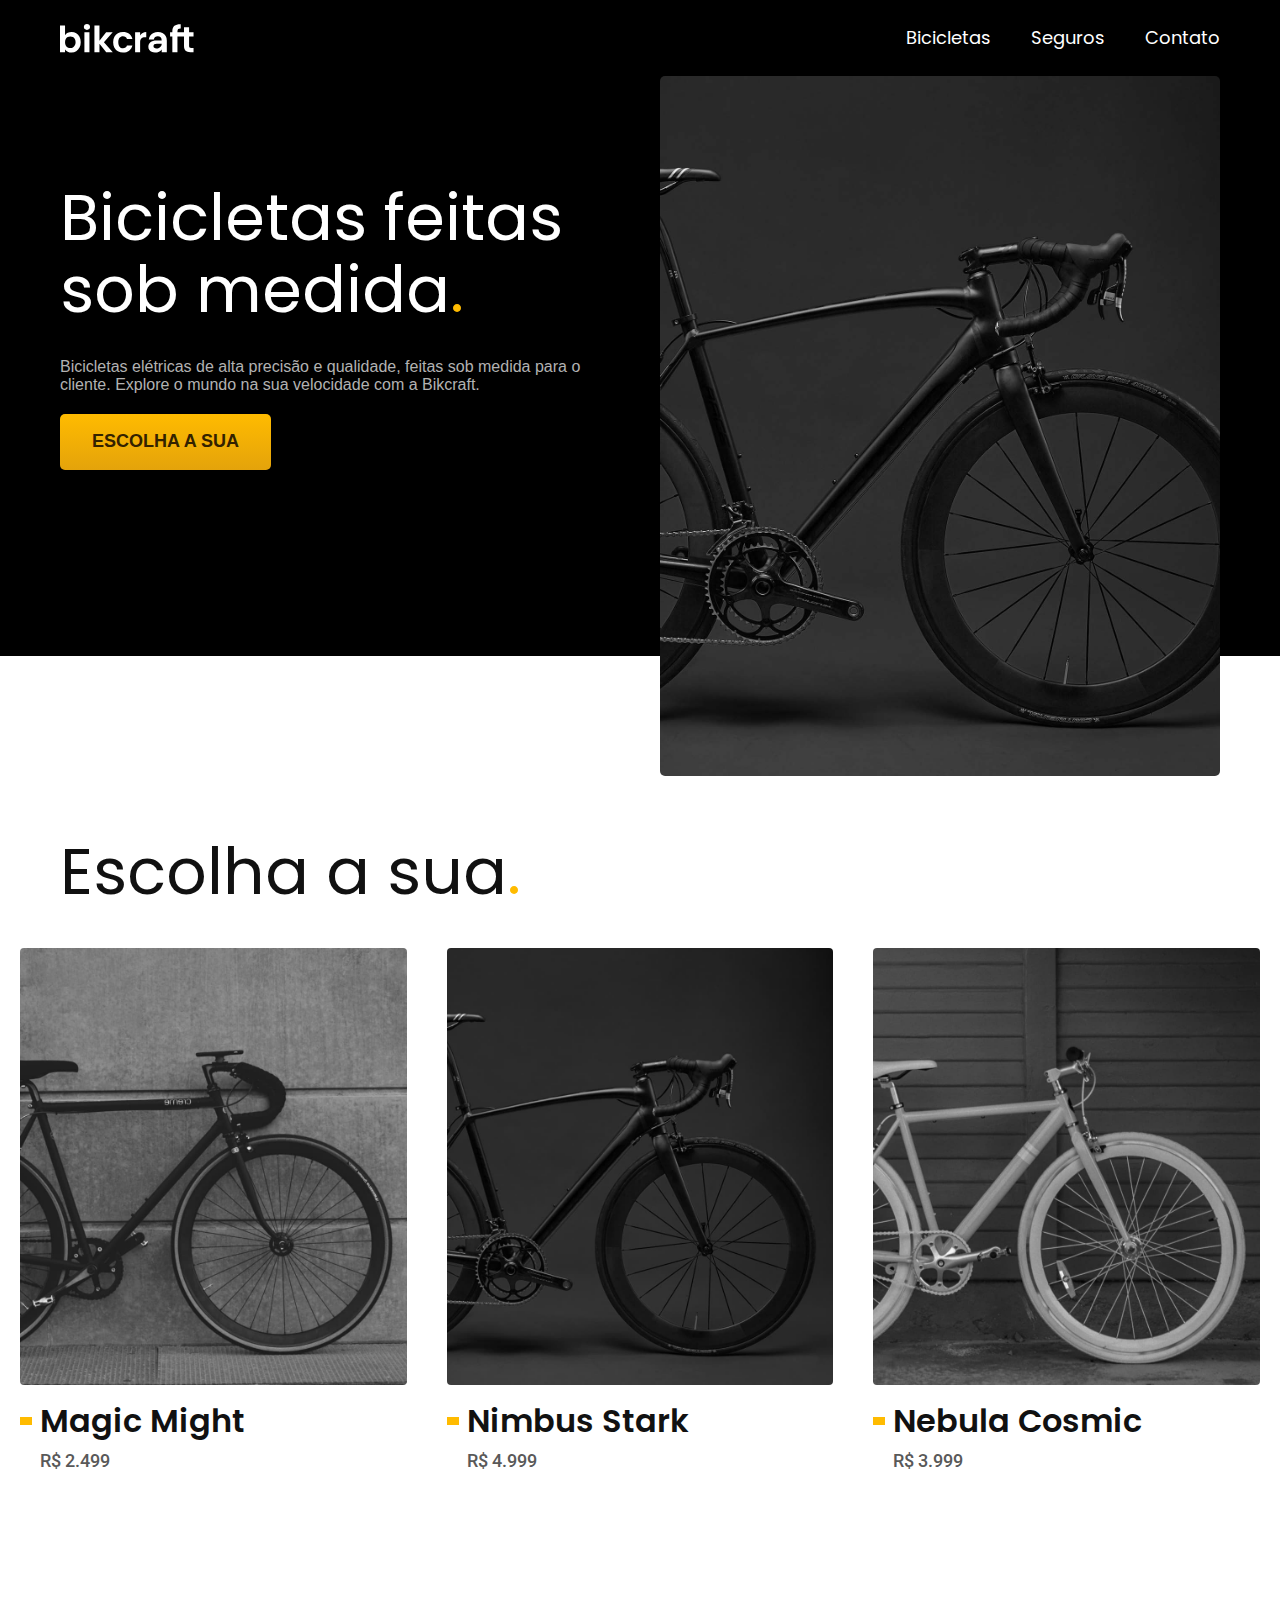
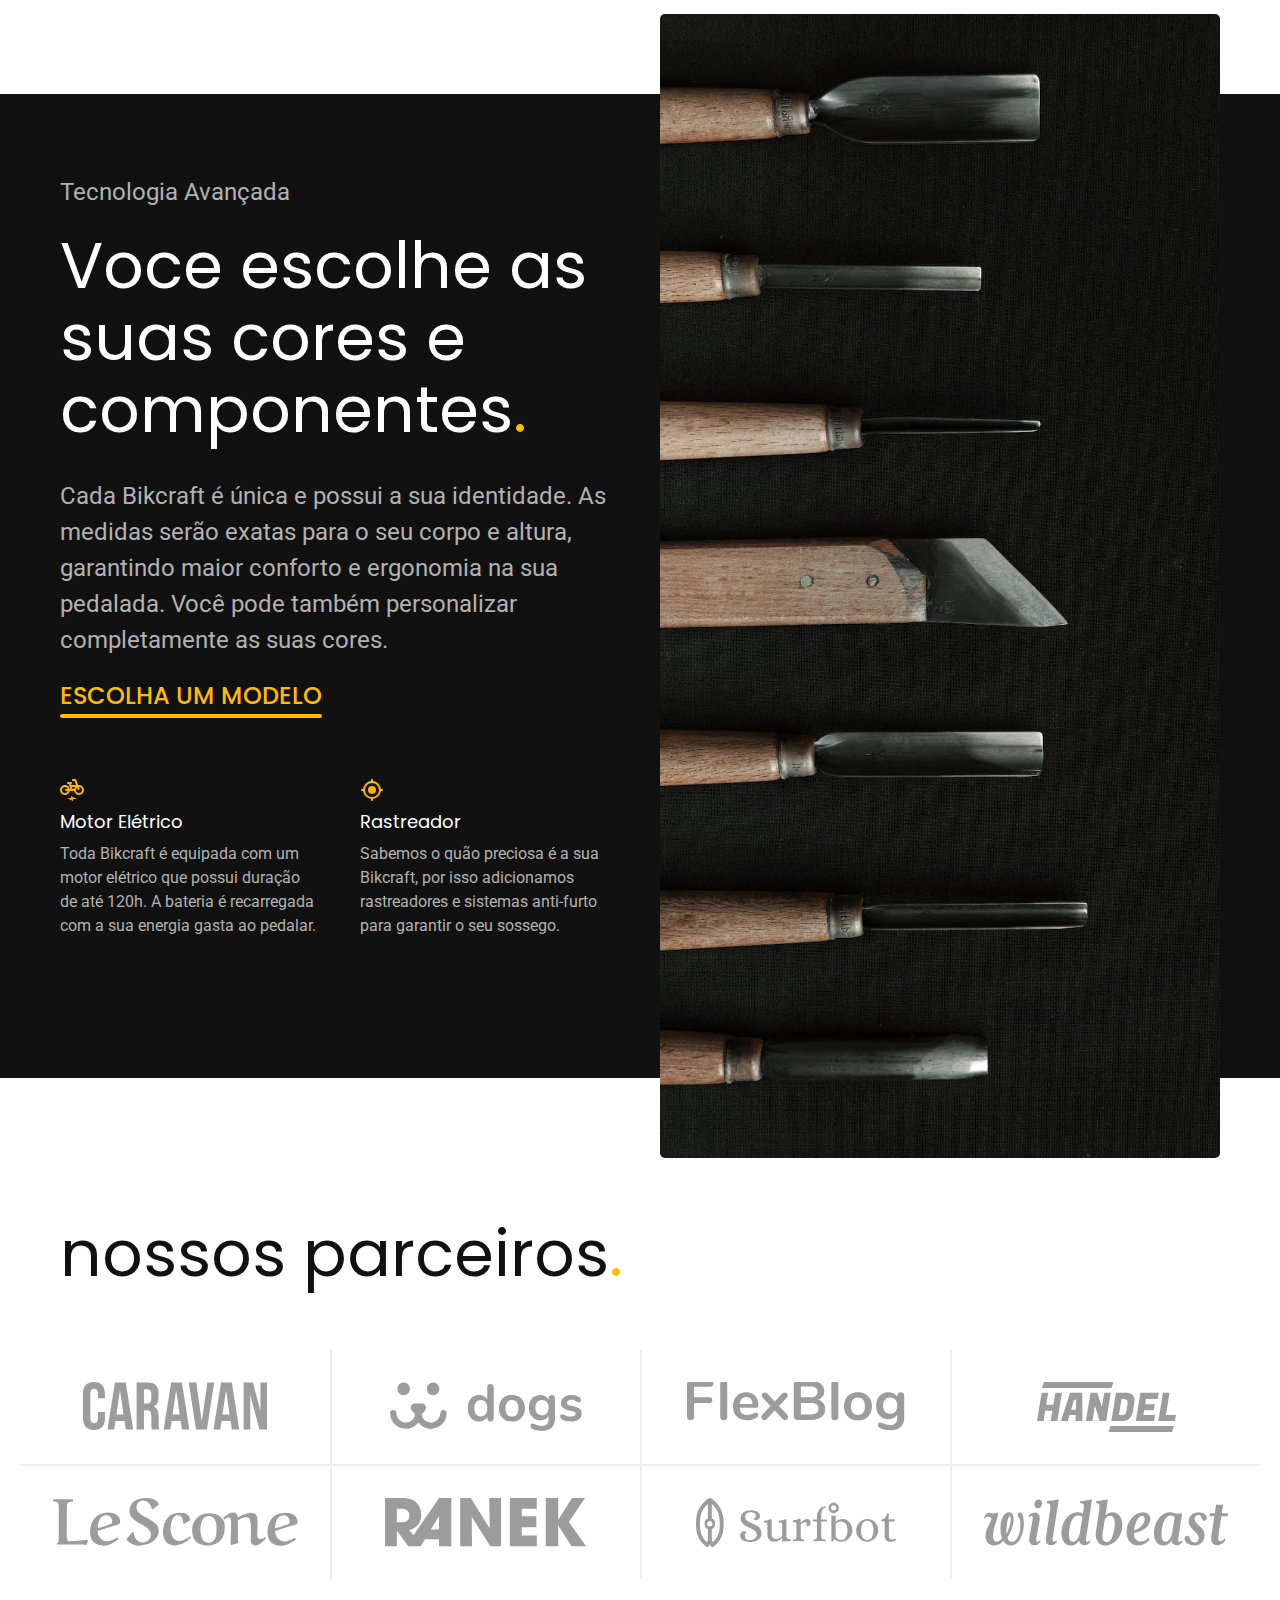
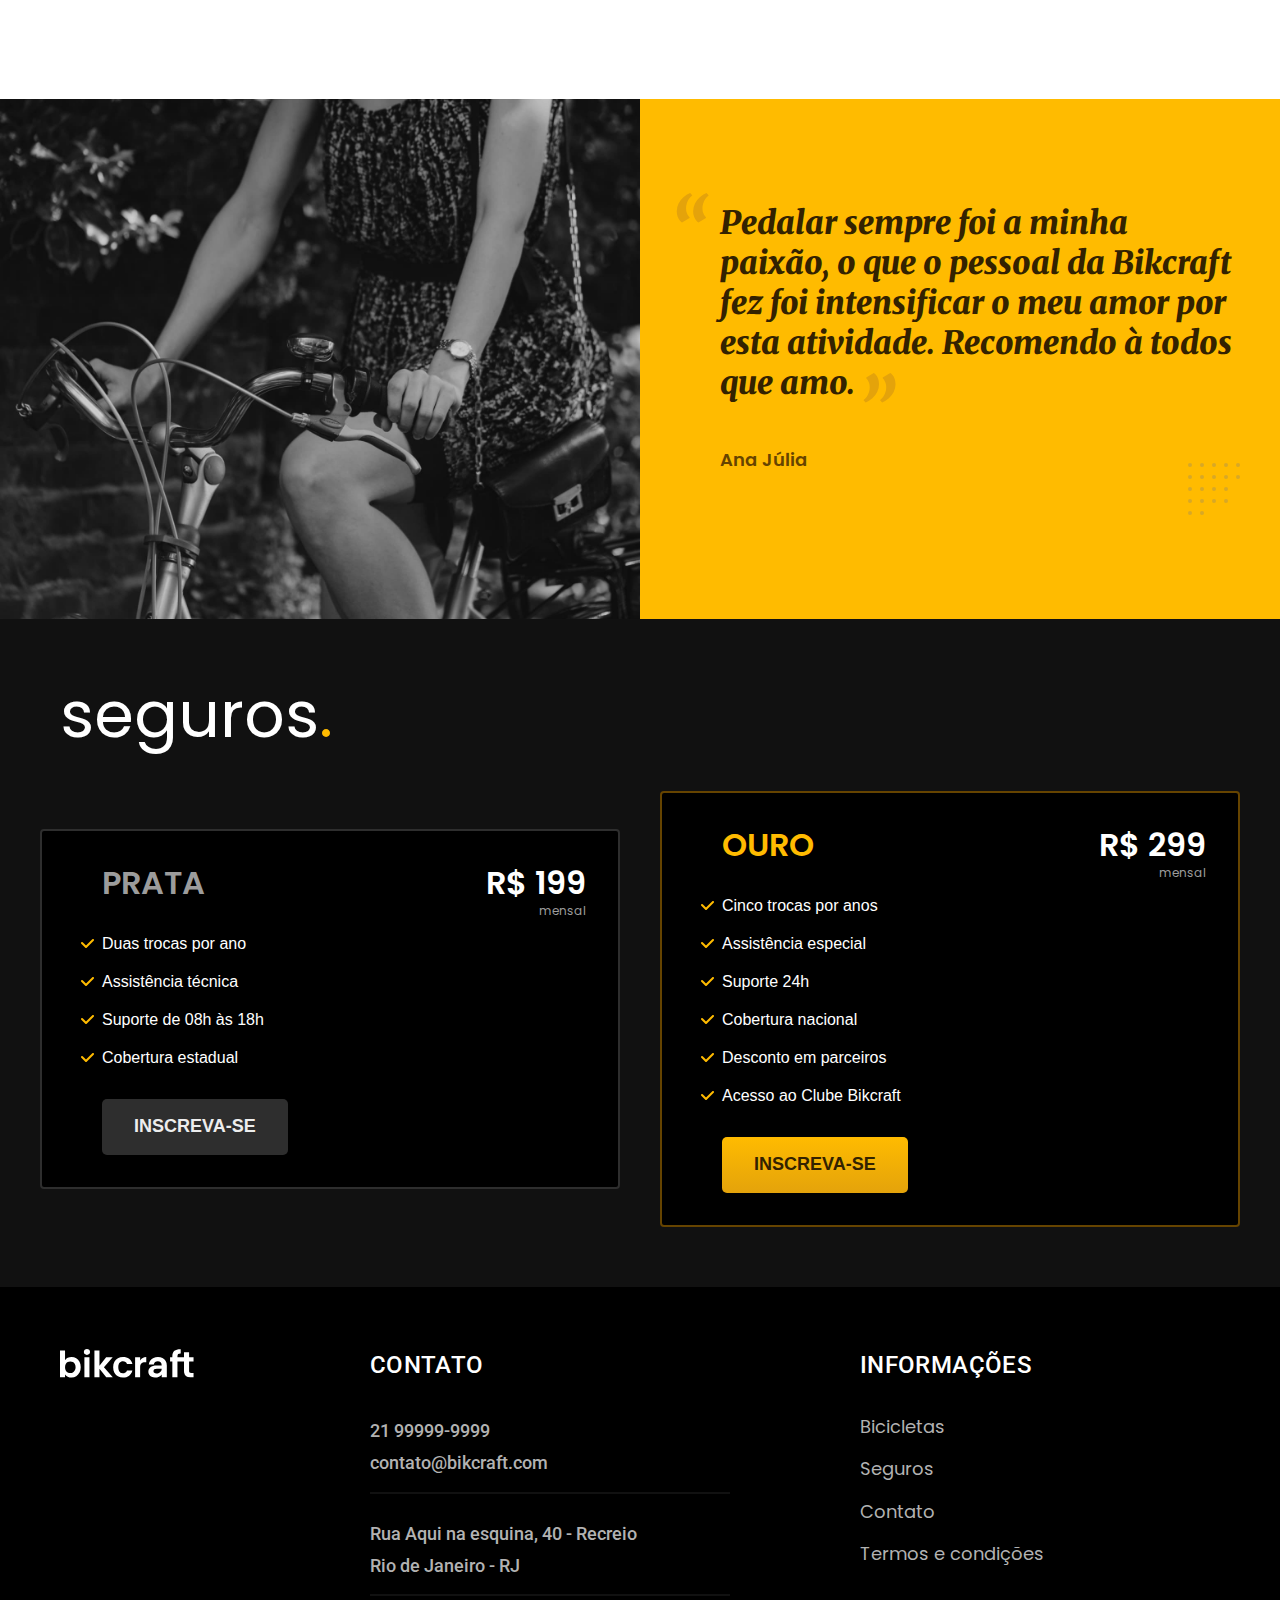
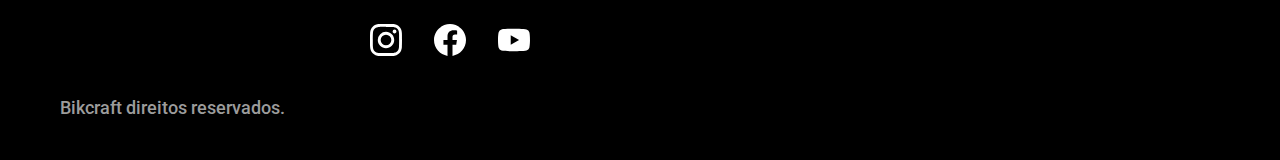
<file: index.html>
<!DOCTYPE html>
<html lang="pt-br">

<head>
  <meta charset="UTF-8">
  <meta http-equiv="X-UA-Compatible" content="IE=edge">
  <meta name="viewport" content="width=device-width, initial-scale=1.0">

  <!-- Css -->
  <link rel="stylesheet" href="./css/styles.css">
  <link rel="stylesheet" href="./css/medias.css">

  <!-- Fonts -->
  <link rel="preconnect" href="https://fonts.googleapis.com">
  <link rel="preconnect" href="https://fonts.gstatic.com" crossorigin>
  <link href="https://fonts.googleapis.com/css2?family=Merriweather:ital,wght@1,900&family=Poppins:wght@400;500;800&family=Roboto:wght@400;500&display=swap" rel="stylesheet">


  <!-- Meta -->
  <meta name="description" content="Bicicletas elétricas de alta perfomace e qualidade, feitas sob medida para o cliente.">
  <title>Bikcraft - Biciletas Elétricas</title>

</head>

<body>
  <header class="bg-full-preto">

    <div class="container header">
      <!-- LOGO -->

      <a href="./">
        <img src="./img/bikcraft.svg" alt="Bikcraft">
      </a>

      <!-- Menu -->
      <nav aria-label="primaria">
        <ul class="header-menu cor-0 font-1-m">
          <li><a href="./bicicletas.html">Bicicletas</a></li>
          <li><a href="./seguros.html">Seguros</a></li>
          <li><a href="./contato.html">Contato</a></li>
        </ul>
      </nav>

    </div>
  </header>

  <main class="introducao-bg">
    <div class="container introducao">
      <div class="introducao-conteudo">
        <h1 class="font-1-xxl">Bicicletas feitas sob medida<span class="cor-p1">.</span></h1>
        <p class="texto-2-l cor-5">Bicicletas elétricas de alta precisão e qualidade, feitas sob medida para o cliente. Explore o mundo na sua velocidade com a Bikcraft.</p>
        <a class="btn-primario" href="bicicletas.html">Escolha a sua</a>
      </div>

      <!-- Img bike -->
      <picture>
        <source media="(max-width:800px)" srcset="./img/bicicletas/nimbus.jpg">
        <img src="./img/fotos/introducao.jpg" alt="Bicicleta elétrica preta.">
      </picture>

    </div>
  </main>

  <!-- BICICLETAS -->
  <article class="bicicletas-lista">
    <h2 class="container font-1-xxl">Escolha a sua<span class="cor-p1">.</span></h2>

    <ul>
      <li>
        <a href="../bicicletas/magic.html">
          <img src="./img/bicicletas/magic-home.jpg" alt="Magic Might">
          <h3 class="font-1-xl">Magic Might</h3>
          <span class="font-2-m cor-8">R$ 2.499</span>
        </a>
      </li>

      <li>
        <a href="../bicicletas/nimbus.html">
          <img src="./img/bicicletas/nimbus-home.jpg" alt="Magic Might">
          <h3 class="font-1-xl">Nimbus Stark</h3>
          <span class="font-2-m cor-8">R$ 4.999</span>
        </a>
      </li>

      <li>
        <a href="../bicicletas/nebula.html">
          <img src="./img/bicicletas/nebula-home.jpg" alt="Magic Might">
          <h3 class="font-1-xl">Nebula Cosmic</h3>
          <span class="font-2-m cor-8">R$ 3.999</span>
        </a>
      </li>
    </ul>
  </article>

  <article class="tecnologia-bg">

    <div class="grid-2fr container">

      <div class="tecnologia-conteudo">
        <span class="font-2-l cor-5">Tecnologia Avançada</span>
        <h2 class="font-1-xxl cor-0">Voce escolhe as suas cores e componentes<span class="cor-p1">.</span></h2>
        <p class="font-2-l cor-5">
          Cada Bikcraft é única e possui a sua identidade. As medidas serão exatas para o seu corpo e altura, garantindo maior conforto e ergonomia na sua pedalada. Você pode também personalizar completamente as suas cores.
        </p>
        <a class="link" href="./bicicletas.html" target="_blank">Escolha um modelo</a>


        <div class="bik-caracter">
          <div class="bike-caracteristicas">
            <img src="./img/icones/eletrica.svg">
            <h3 class="font-1-m cor-0">Motor Elétrico</h3>
            <p class="font-2-s cor-5">
              Toda Bikcraft é equipada com um motor elétrico que possui duração de até 120h. A bateria é recarregada com a sua energia gasta ao pedalar.
            </p>
          </div>
          <div class="bike-caracteristicas">
            <img src="./img/icones/rastreador.svg">
            <h3 class="font-1-m cor-0">Rastreador</h3>
            <p class="font-2-s cor-5">
              Sabemos o quão preciosa é a sua Bikcraft, por isso adicionamos rastreadores e sistemas anti-furto para garantir o seu sossego.
            </p>
          </div>
        </div>

      </div>

      <div class="tecnologia-imagem">
        <img src="./img/fotos/tecnologia.jpg" alt="Ferramentas usadas na produção">
      </div>
    </div>
  </article>

  <!-- Parceiros -->
  <section class="parceiros" aria-label="Nossos parceiros">
    <h2 class="container font-1-xxl">nossos parceiros<span class="cor-p1">.</span></h2>

    <ul>
      <li><img src="./img/parceiros/caravan.svg" alt="caravan"></li>
      <li><img src="./img/parceiros/dogs.svg" alt="dogs"></li>
      <li><img src="./img/parceiros/flexblog.svg" alt="flexblog"></li>
      <li><img src="./img/parceiros/handel.svg" alt="handel"></li>
      <li><img src="./img/parceiros/lescone.svg" alt="lescone"></li>
      <li><img src="./img/parceiros/ranek.svg" alt="ranek"></li>
      <li><img src="./img/parceiros/surfbot.svg" alt="surfbot"></li>
      <li><img src="./img/parceiros/wildbeast.svg" alt="wildbeast"></li>
    </ul>
  </section>

  <article class="depoimento">
    <div class="depoimento-img">
      <img src="./img/fotos/depoimento.jpg" alt="Pessoa pedalando uma Bikcraft">
    </div>

    <div class="depoimento-conteudo">
      <blockquote class="font-1-xl cor-p5">
        <p>Pedalar sempre foi a minha paixão, o que o pessoal da Bikcraft fez foi intensificar o meu amor por esta atividade. Recomendo à todos que amo.</p>
        <span class="font-1-m-b cor-p4">Ana Júlia</span>
      </blockquote>
    </div>
  </article>

  <section class="seguros-bg">

    <div class="seguros container">
      <h2 class="font-1-xxl">seguros<span class="cor-p1">.</span></h2>


      <div class="seguros-item">
        <h3 class="font-1-xl cor-6">PRATA</h3>
        <span class="font-1-xl cor-0">R$ 199 <span class="font-1-xs cor-6">mensal</span></span>
        <ul>
          <li>Duas trocas por ano</li>
          <li>Assistência técnica</li>
          <li>Suporte de 08h às 18h</li>
          <li>Cobertura estadual</li>
        </ul>
        <a class="btn-primario btn-secundario" href="./seguros.html">inscreva-se</a>
      </div>

      <div class="seguros-item border-ouro">
        <h3 class="font-1-xl cor-p1">OURO</h3>
        <span class="font-1-xl cor-0">R$ 299 <span class="font-1-xs cor-6">mensal</span></span>
        <ul>
          <li>Cinco trocas por anos</li>
          <li>Assistência especial</li>
          <li>Suporte 24h</li>
          <li>Cobertura nacional</li>
          <li>Desconto em parceiros</li>
          <li>Acesso ao Clube Bikcraft</li>
        </ul>
        <a class="btn-primario" href="./seguros.html">inscreva-se</a>
      </div>
    </div>
  </section>

  <footer class="footer-bg">
    <div class="footer container">
      <img src="./img/bikcraft.svg" alt="Logo Bikcraft">

      <div class="footer-contato">
        <h3 class="font-2-l-b cor-0">Contato</h3>
        <ul class="font-2-m cor-5">
          <li><a href="tel:+5521982336065">21 99999-9999</a></li>
          <li><a href="mailto:contato@bikcraft.com">contato@bikcraft.com</a></li>
          <li>Rua Aqui na esquina, 40 - Recreio</li>
          <li>Rio de Janeiro - RJ</li>
        </ul>

        <div class="footer-redes">
          <a href="http://">
            <img src="./img/redes/instagram.svg" alt="Instagram">
          </a>
          <a href="http://">
            <img src="./img/redes/facebook.svg" alt="facebook.svg">
          </a>
          <a href="http://">
            <img src="./img/redes/youtube.svg" alt="youtube.svg">
          </a>
        </div>
      </div>

      <div class="footer-informacoes">
        <h3 class="font-2-l-b cor-0">Informações</h3>

        <nav>
          <ul class="font-1-m cor-5">
            <a href="./bicicletas.html">Bicicletas</a>
            <a href="./seguros.html">Seguros</a>
            <a href="./contato">Contato</a>
            <a href="./termos.html">Termos e condições</a>
          </ul>
        </nav>
      </div>
      <p class="footer-copy font-2-m cor-6">Bikcraft direitos reservados.</p>
    </div>
  </footer>
</body>

</html>
</file>
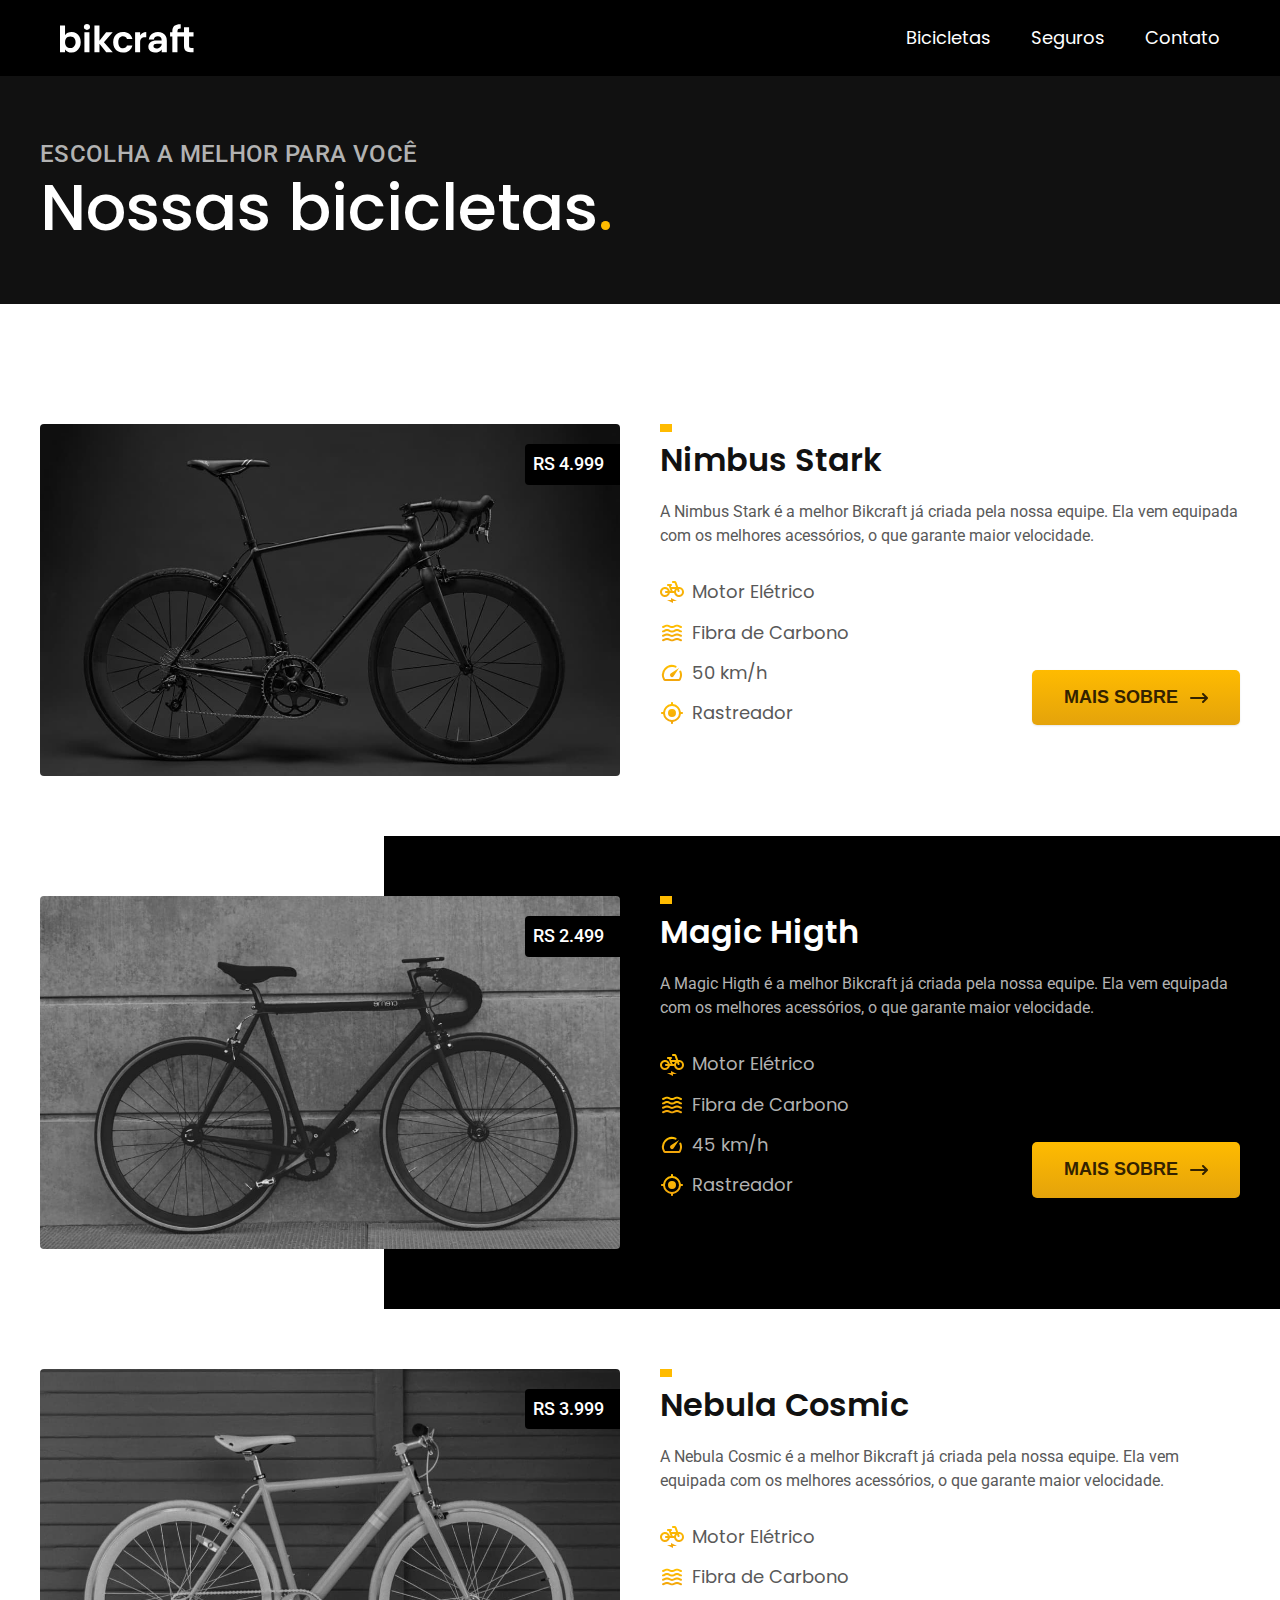
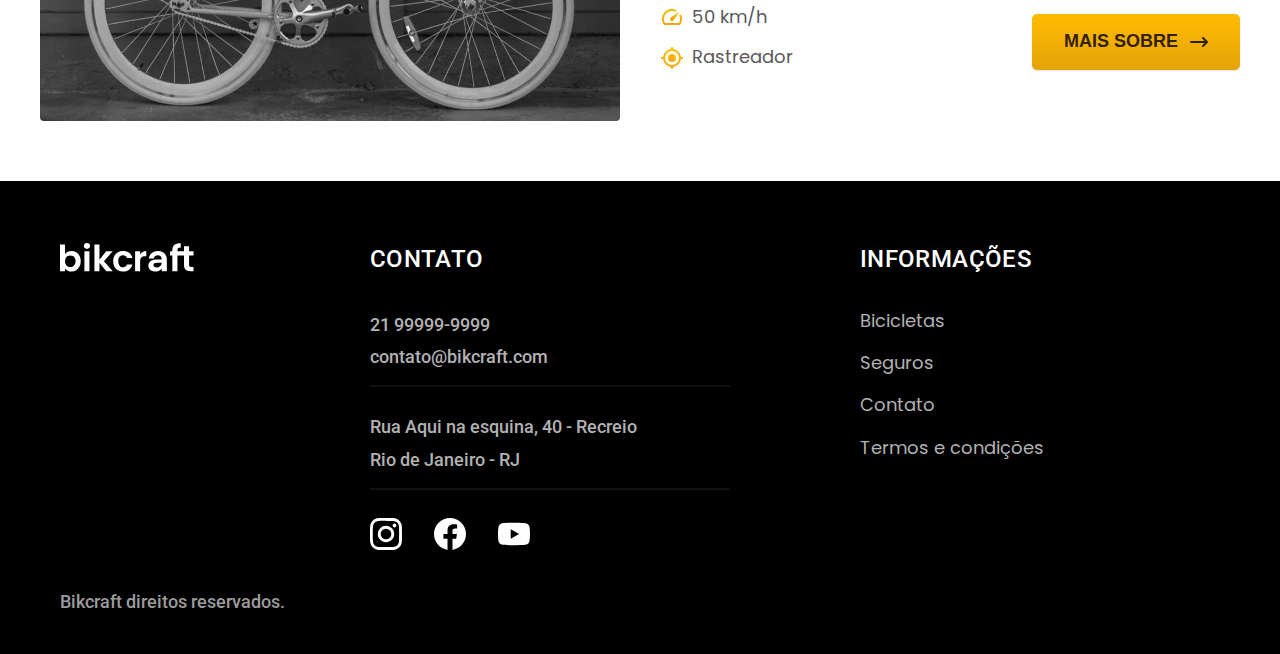
<file: bicicletas.html>
<!DOCTYPE html>
<html lang="pt-br">

<head>
  <meta charset="UTF-8">
  <meta http-equiv="X-UA-Compatible" content="IE=edge">
  <meta name="viewport" content="width=device-width, initial-scale=1.0">

  <!-- Css -->
  <link rel="stylesheet" href="./css/styles.css">
  <link rel="stylesheet" href="./css/medias.css">

  <!-- Fonts -->
  <link rel="preconnect" href="https://fonts.googleapis.com">
  <link rel="preconnect" href="https://fonts.gstatic.com" crossorigin>
  <link href="https://fonts.googleapis.com/css2?family=Merriweather:ital,wght@1,900&family=Poppins:wght@400;500;800&family=Roboto:wght@400;500&display=swap" rel="stylesheet">


  <!-- Meta -->
  <meta name="description" content="Bicicletas elétricas de alta perfomace e qualidade, feitas sob medida para o cliente.">
  <title>Bikcraft - Biciletas Elétricas</title>

</head>

<body>
  <header class="bg-full-preto">

    <div class="container header">
      <!-- LOGO -->

      <a href="./">
        <img src="./img/bikcraft.svg" alt="Bikcraft">
      </a>

      <!-- Menu -->
      <nav aria-label="primaria">
        <ul class="header-menu cor-0 font-1-m">
          <li><a href="./bicicletas.html">Bicicletas</a></li>
          <li><a href="./seguros.html">Seguros</a></li>
          <li><a href="./contato.html">Contato</a></li>
        </ul>
      </nav>

    </div>
  </header>

  <main>
    <div class="titulo-bg bike">
      <div class="titulo container">

        <p class="font-2-l-b cor-5">ESCOLHA A MELHOR PARA VOCÊ</p>
        <h1 class="font-1-xxl cor-0">Nossas bicicletas<span class="cor-p1">.</span>
        </h1>
      </div>
    </div>

    <!-- Bike 1 -->

    <div class="bicicletas container">

      <div class="bicicletas-img">
        <a href="./bicicletas/nimbus.html"><img src="./img/bicicletas/nimbus.jpg" alt="Bicicleta Nimbus Stark"></a>
        <span class="font-2-m cor-0">RS 4.999</span>
      </div>

      <div class="bicicletas-informacao">
        <h2 class="font-1-xl cor-11">Nimbus Stark</h2>
        <p class="font-2-s cor-8">A Nimbus Stark é a melhor Bikcraft já criada pela nossa equipe. Ela vem equipada com os melhores acessórios, o que garante maior velocidade.</p>

        <ul class="font-1-m cor-8">
          <li>
            <img src="./img/icones/eletrica.svg" alt="">
            Motor Elétrico
          </li>

          <li>
            <img src="./img/icones/carbono.svg" alt="">
            Fibra de Carbono
          </li>

          <li>
            <img src="./img/icones/velocidade.svg" alt="">
            50 km/h
          </li>

          <li>
            <img src="./img/icones/rastreador.svg" alt="">
            Rastreador
          </li>
        </ul>
        <a class="btn-primario seta" href="./bicicletas/nimbus.html">Mais sobre</a>
      </div>
    </div>


    <!-- Bike 2 -->
    <div class="bicicletas-bg">
      <div class="bicicletas container">

        <div class="bicicletas-img">
          <a href="./bicicletas/magic.html"><img src="./img/bicicletas/magic.jpg" alt="Bicicleta Magic Higth"></a>
          <span class="font-2-m cor-0">RS 2.499</span>
        </div>

        <div class="bicicletas-informacao">
          <h2 class="font-1-xl cor-0">Magic Higth</h2>
          <p class="font-2-s cor-5">A Magic Higth é a melhor Bikcraft já criada pela nossa equipe. Ela vem equipada com os melhores acessórios, o que garante maior velocidade.</p>

          <ul class="font-1-m cor-5">
            <li>
              <img src="./img/icones/eletrica.svg" alt="">
              Motor Elétrico
            </li>

            <li>
              <img src="./img/icones/carbono.svg" alt="">
              Fibra de Carbono
            </li>

            <li>
              <img src="./img/icones/velocidade.svg" alt="">
              45 km/h
            </li>

            <li>
              <img src="./img/icones/rastreador.svg" alt="">
              Rastreador
            </li>
          </ul>
          <a class="btn-primario seta" href="./bicicletas/magic.html">Mais sobre</a>
        </div>
      </div>
    </div>

    <!-- bike 3 -->
    <div class="bicicletas container">

      <div class="bicicletas-img">
        <a href="./bicicletas/nebula.html"><img src="./img/bicicletas/nebula.jpg" alt="Bicicleta Nebula Cosmic"></a>
        <span class="font-2-m cor-0">RS 3.999</span>
      </div>

      <div class="bicicletas-informacao">
        <h2 class="font-1-xl cor-11">Nebula Cosmic</h2>
        <p class="font-2-s cor-8">A Nebula Cosmic é a melhor Bikcraft já criada pela nossa equipe. Ela vem equipada com os melhores acessórios, o que garante maior velocidade.</p>

        <ul class="font-1-m cor-8">
          <li>
            <img src="./img/icones/eletrica.svg" alt="">
            Motor Elétrico
          </li>

          <li>
            <img src="./img/icones/carbono.svg" alt="">
            Fibra de Carbono
          </li>

          <li>
            <img src="./img/icones/velocidade.svg" alt="">
            50 km/h
          </li>

          <li>
            <img src="./img/icones/rastreador.svg" alt="">
            Rastreador
          </li>
        </ul>

        <a class="btn-primario seta" href="./bicicletas/nebula.html">Mais sobre</a>
      </div>
    </div>

  </main>

  <footer class="footer-bg">
    <div class="footer container">
      <img src="./img/bikcraft.svg" alt="Logo Bikcraft">

      <div class="footer-contato">
        <h3 class="font-2-l-b cor-0">Contato</h3>
        <ul class="font-2-m cor-5">
          <li><a href="tel:+5521982336065">21 99999-9999</a></li>
          <li><a href="mailto:contato@bikcraft.com">contato@bikcraft.com</a></li>
          <li>Rua Aqui na esquina, 40 - Recreio</li>
          <li>Rio de Janeiro - RJ</li>
        </ul>

        <div class="footer-redes">
          <a href="http://">
            <img src="./img/redes/instagram.svg" alt="Instagram">
          </a>
          <a href="http://">
            <img src="./img/redes/facebook.svg" alt="facebook.svg">
          </a>
          <a href="http://">
            <img src="./img/redes/youtube.svg" alt="youtube.svg">
          </a>
        </div>
      </div>

      <div class="footer-informacoes">
        <h3 class="font-2-l-b cor-0">Informações</h3>

        <nav>
          <ul class="font-1-m cor-5">
            <a href="./bicicletas.html">Bicicletas</a>
            <a href="">Seguros</a>
            <a href="">Contato</a>
            <a href="./termos.html">Termos e condições</a>
          </ul>
        </nav>
      </div>
      <p class="footer-copy font-2-m cor-6">Bikcraft direitos reservados.</p>
    </div>
  </footer>
</body>

</html>
</file>
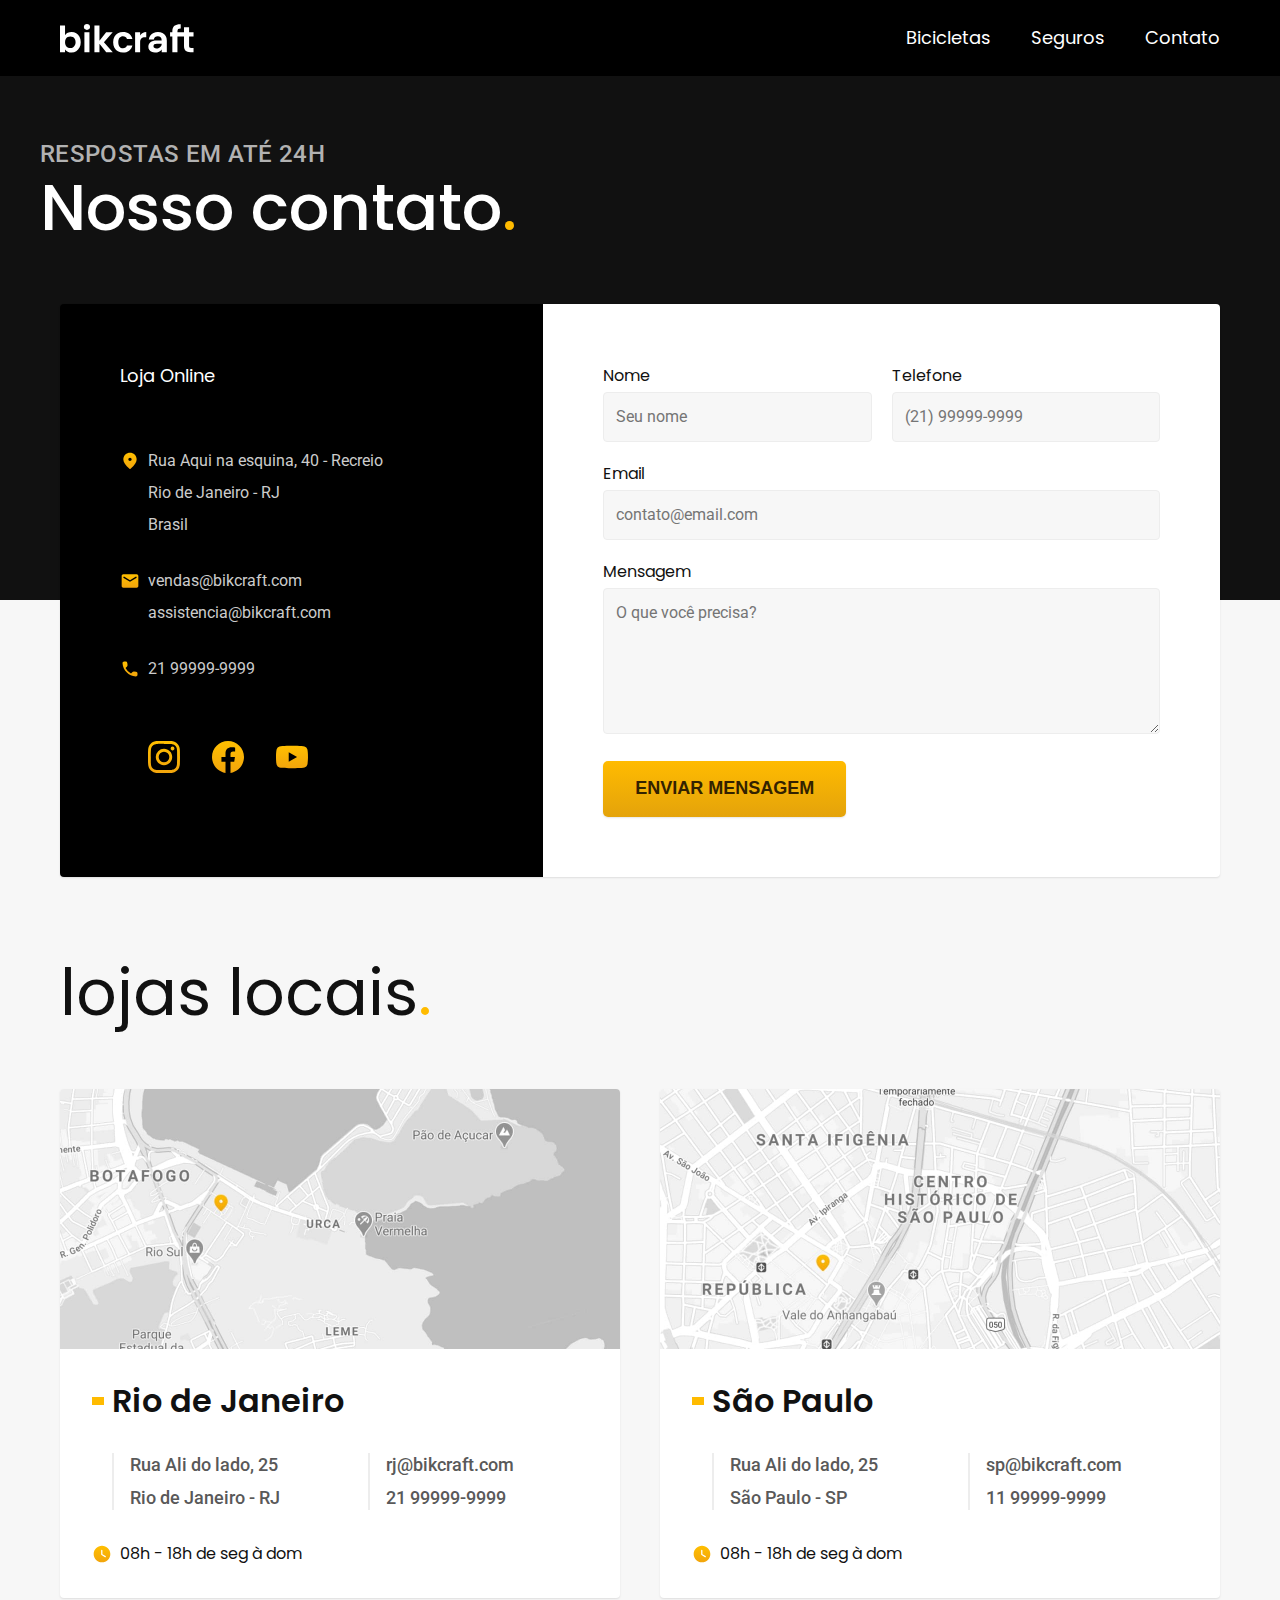
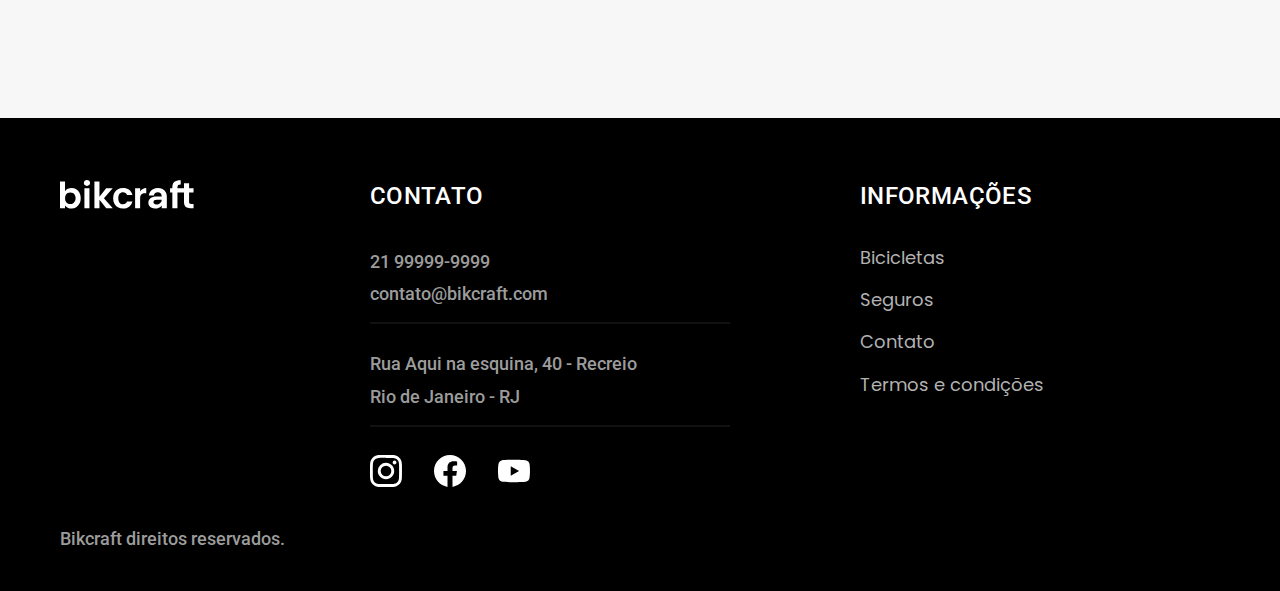
<file: contato.html>
<!DOCTYPE html>
<html lang="pt-br">

<head>
  <meta charset="UTF-8">
  <meta http-equiv="X-UA-Compatible" content="IE=edge">
  <meta name="viewport" content="width=device-width, initial-scale=1.0">

  <!-- Css -->
  <link rel="stylesheet" href="./css/styles.css">
  <link rel="stylesheet" href="./css/medias.css">

  <!-- Fonts -->
  <link rel="preconnect" href="https://fonts.googleapis.com">
  <link rel="preconnect" href="https://fonts.gstatic.com" crossorigin>
  <link href="https://fonts.googleapis.com/css2?family=Merriweather:ital,wght@1,900&family=Poppins:wght@400;500;800&family=Roboto:wght@400;500&display=swap" rel="stylesheet">


  <!-- Meta -->
  <meta name="description" content="Termos do site e da marca.">
  <title>Contato | Bikcraft</title>

</head>

<body id="contato">
  <header class="bg-full-preto ">

    <div class="container header">
      <!-- LOGO -->

      <a href="./">
        <img src="./img/bikcraft.svg" alt="Bikcraft">
      </a>

      <!-- Menu -->
      <nav aria-label="primaria">
        <ul class="header-menu cor-0 font-1-m">
          <li><a href="./bicicletas.html">Bicicletas</a></li>
          <li><a href="./seguros.html">Seguros</a></li>
          <li><a href="./contato.html">Contato</a></li>
        </ul>
      </nav>

    </div>
  </header>

  <main>
    <div class="titulo-bg">
      <div class="titulo container">

        <p class="font-2-l-b cor-5">respostas em até 24h</p>
        <h1 class="font-1-xxl cor-0">Nosso contato<span class="cor-p1">.</span></h2>
        </h1>
      </div>
    </div>

    <div class="contato container">
      <section class="contato-dados" aria-label="Endereço">
        <h2 class="font-1-m cor-0">Loja Online</h2>

        <div class="contato-endereco font-2-s cor-4">
          <p>Rua Aqui na esquina, 40 - Recreio</p>
          <p>Rio de Janeiro - RJ</p>
          <p>Brasil</p>
        </div>

        <address class="contato-meios font-2-s cor-4">
          <a href="mailto:vendas@bikcraft.com">vendas@bikcraft.com</a>
          <a href="mailto:assistencia@bikcraft.com">assistencia@bikcraft.com</a>
          <a href="tel:+5521982336065">21 99999-9999</a>
        </address>

        <!-- Icones -->
        <div class="contato-redes">
          <a href="http://">
            <img src="./img/redes/instagram-p.svg" alt="Instagram">
          </a>
          <a href="http://">
            <img src="./img/redes/facebook-p.svg" alt="facebook">
          </a>
          <a href="http://">
            <img src="./img/redes/youtube-p.svg" alt="youtube">
          </a>
        </div>
      </section>

      <!-- Formulário -->
      <section class="contato-formulario" aria-label="Formulário">
        <form class="form font-1-s" action="./contato.html">
          <div>
            <label for="name">Nome</label>
            <input type="text" name="name" id="name" placeholder="Seu nome">
          </div>

          <div>
            <label for="telefone">Telefone</label>
            <input type="text" name="telefone" id="telefone" placeholder="(21) 99999-9999">
          </div>


          <div class="col-2">
            <label for="email">Email</label>
            <input type="email" name="email" id="email" placeholder="contato@email.com">
          </div>

          <div class="col-2">
            <label for="mensagem">Mensagem</label>
            <textarea name="mensagem" id="mensagem" placeholder="O que você precisa?" rows="5"></textarea>
          </div>

          <button class="btn-primario col-2">ENVIAR MENSAGEM</button>
        </form>
      </section>
    </div>
  </main>

  <article class="lojas container">
    <h2 class="font-1-xxl">lojas locais<span class="cor-p1">.</span></h2>

    <div class="loja-item">
      <img src="./img/lojas/rj.jpg" alt="Loja localizada no Rio de Janeiro">

      <div class="loja-conteudo">
        <h3 class="font-1-xl">Rio de Janeiro</h3>

        <div class="loja-dados font-2-m cor-8">
          <p>Rua Ali do lado, 25</p>
          <p>Rio de Janeiro - RJ</p>
        </div>

        <div class="loja-dados font-2-m cor-8">
          <a href="mailto:assistencia@bikcraft.com">rj@bikcraft.com</a>
          <a href="tel:+5521982336065">21 99999-9999</a>
        </div>
        <p class="font-1-s"><img src="./img/icones/horario.svg" alt=""> 08h - 18h de seg à dom</p>
      </div>
    </div>

    <!-- SP -->
    <div class="loja-item">
      <img src="./img/lojas/sp.jpg" alt="Loja localizada em São Paulo">

      <div class="loja-conteudo">
        <h3 class="font-1-xl">São Paulo</h3>
        <div class="loja-dados font-2-m cor-8">
          <p>Rua Ali do lado, 25</p>
          <p>São Paulo - SP</p>
        </div>

        <div class="loja-dados font-2-m cor-8">
          <a href="mailto:assistencia@bikcraft.com">sp@bikcraft.com</a>
          <a href="tel:+5521982336065">11 99999-9999</a>
        </div>
        <p class="font-1-s"><img src="./img/icones/horario.svg" alt=""> 08h - 18h de seg à dom</p>
      </div>
    </div>



  </article>

  <footer class="footer-bg">
    <div class="footer container">
      <img src="./img/bikcraft.svg" alt="Logo Bikcraft">

      <div class="footer-contato">
        <h3 class="font-2-l-b cor-0">Contato</h3>

        <ul class="font-2-m cor-6">
          <li><a href="tel:+5521982336065">21 99999-9999</a></li>
          <li><a href="mailto:contato@bikcraft.com">contato@bikcraft.com</a></li>
          <li>Rua Aqui na esquina, 40 - Recreio</li>
          <li>Rio de Janeiro - RJ</li>
        </ul>

        <div class="footer-redes">
          <a href="http://">
            <img src="./img/redes/instagram.svg" alt="Instagram">
          </a>
          <a href="http://">
            <img src="./img/redes/facebook.svg" alt="facebook.svg">
          </a>
          <a href="http://">
            <img src="./img/redes/youtube.svg" alt="youtube.svg">
          </a>
        </div>
      </div>

      <div class="footer-informacoes">
        <h3 class="font-2-l-b cor-0">Informações</h3>

        <nav>
          <ul class="font-1-m cor-5">
            <a href="./bicicletas.html">Bicicletas</a>
            <a href="./seguros.html">Seguros</a>
            <a href="./contato">Contato</a>
            <a href="./termos.html">Termos e condições</a>
          </ul>
        </nav>
      </div>
      <p class="footer-copy font-2-m cor-6">Bikcraft direitos reservados.</p>
    </div>
  </footer>
</body>

</html>
</file>
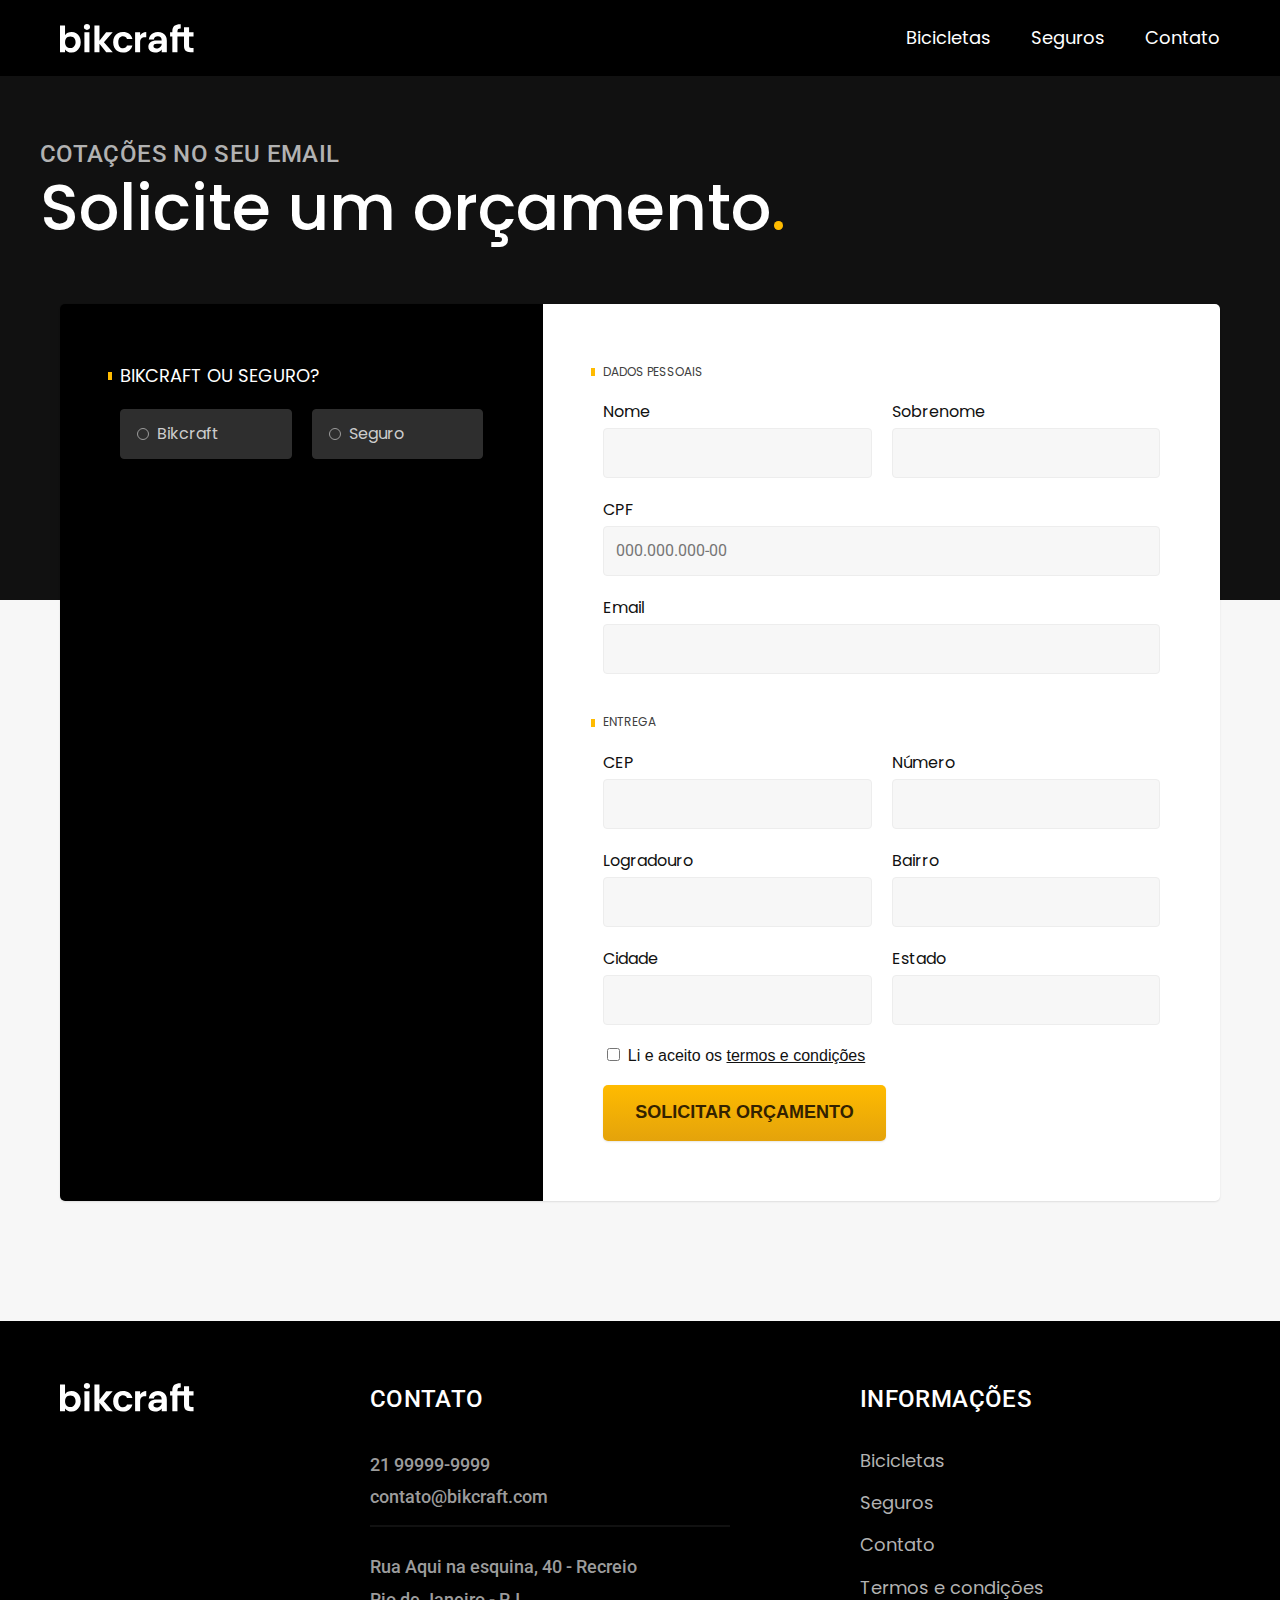
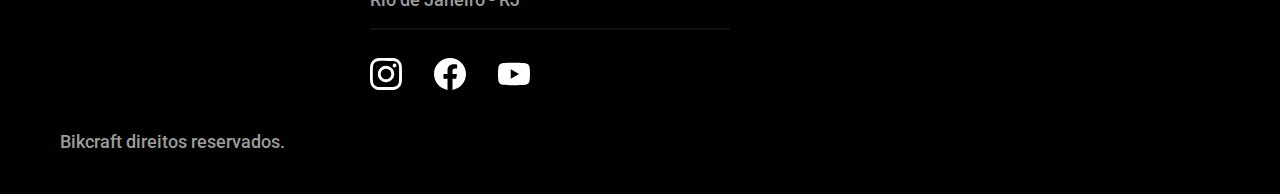
<file: orcamento.html>
<!DOCTYPE html>
<html lang="pt-br">

<head>
  <meta charset="UTF-8">
  <meta http-equiv="X-UA-Compatible" content="IE=edge">
  <meta name="viewport" content="width=device-width, initial-scale=1.0">

  <!-- Css -->
  <link rel="stylesheet" href="./css/styles.css">
  <link rel="stylesheet" href="./css/medias.css">

  <!-- Fonts -->
  <link rel="preconnect" href="https://fonts.googleapis.com">
  <link rel="preconnect" href="https://fonts.gstatic.com" crossorigin>
  <link href="https://fonts.googleapis.com/css2?family=Merriweather:ital,wght@1,900&family=Poppins:wght@400;500;800&family=Roboto:wght@400;500&display=swap" rel="stylesheet">


  <!-- Meta -->
  <meta name="description" content="Termos do site e da marca.">
  <title>Orçamentos | Bikcraft</title>

</head>

<body id="orcamento">
  <header class="bg-full-preto ">

    <div class="container header">
      <!-- LOGO -->

      <a href="./">
        <img src="./img/bikcraft.svg" alt="Bikcraft">
      </a>

      <!-- Menu -->
      <nav aria-label="primaria">
        <ul class="header-menu cor-0 font-1-m">
          <li><a href="./bicicletas.html">Bicicletas</a></li>
          <li><a href="./seguros.html">Seguros</a></li>
          <li><a href="./contato.html">Contato</a></li>
        </ul>
      </nav>

    </div>
  </header>

  <main>

    <!-- Texto banner -->
    <div class="titulo-bg">
      <div class="titulo container">

        <p class="font-2-l-b cor-5">COTAÇÕES NO SEU EMAIL</p>
        <h1 class="font-1-xxl cor-0">Solicite um orçamento<span class="cor-p1">.</span></h2>
        </h1>
      </div>
    </div>

    <form class="orcamento container" action="./">
      <div class="orcamento-produto">

        <h2 class="font-1-m cor-0">BIKCRAFT OU SEGURO?</h2>

        <input type="radio" name="tipo" value="bikcraft" id="bikcraft">
        <label class="font-1-m cor-2" for="bikcraft">Bikcraft</label>

        <input type="radio" name="tipo" value="seguro" id="seguro">
        <label class="font-1-m cor-2" for="seguro">Seguro</label>

        <!-- Escolha a Bikcraft -->
        <div class="orcamento-conteudo" id="orcamento-bikcraft">
          <h2 class="font-1-xs cor-5">ESCOLHA A SUA:</h2>

          <input type="radio" name="produto" value="nimbus" id="nimbus">
          <label class="font-1-m cor-2" for="nimbus">Nimbus Stark <span>R$ 4.999</span></label>
          <div class="orcamento-detalhes">
            <ul class="font-1-xs cor-8">
              <li><img src="./img/icones/eletrica.svg">Motor Elétrico</li>
              <li><img src="./img/icones/carbono.svg">Fibra de Carbono</li>
              <li><img src="./img/icones/velocidade.svg">50 km/h</li>
              <li><img src="./img/icones/rastreador.svg">Rastreador</li>
            </ul>
            <img src="./img/bicicletas/nimbus.jpg" alt="Bicicleta preta">
          </div>

          <!-- Magic -->
          <input type="radio" name="produto" value="magic" id="magic">
          <label class="font-1-m cor-2" for="magic">Magic Might <span>R$ 2.499</span></label>
          <div class="orcamento-detalhes">
            <ul class="font-1-xs cor-8">
              <li><img src="./img/icones/eletrica.svg">Motor Elétrico</li>
              <li><img src="./img/icones/carbono.svg">Fibra de Carbono</li>
              <li><img src="./img/icones/velocidade.svg">40 km/h</li>
              <li><img src="./img/icones/rastreador.svg">Rastreador</li>
            </ul>
            <img src="./img/bicicletas/magic.jpg" alt="Bicicleta preta">
          </div>


          <!-- Nebula -->
          <input type="radio" name="produto" value="nebula" id="nebula">
          <label class="font-1-m cor-2" for="nebula">Nebula Cosmic <span>R$ 3.999</span></label>
          <div class="orcamento-detalhes">
            <ul class="font-1-xs cor-8">
              <li><img src="./img/icones/eletrica.svg">Motor Elétrico</li>
              <li><img src="./img/icones/carbono.svg">Fibra de Carbono</li>
              <li><img src="./img/icones/velocidade.svg">45 km/h</li>
              <li><img src="./img/icones/rastreador.svg">Rastreador</li>
            </ul>
            <img src="./img/bicicletas/nebula.jpg" alt="Bicicleta preta">
          </div>

        </div>

        <!-- Seguro -->
        <div class="orcamento-conteudo" id="orcamento-seguro">
          <h2 class="font-1-xs cor-5">Escolha o plano:</h2>

          <input type="radio" name="produto" value="prata" id="prata">
          <label class="font-1-m cor-2" for="prata">Prata<span>R$ 199</span></label>

          <input type="radio" name="produto" value="ouro" id="ouro">
          <label class="font-1-m cor-2" for="ouro">Ouro<span>R$ 299</span></label>
        </div>
      </div>


      <!-- Formulario -->
      <div class="orcamento-dados form">
        <h2 class="font-1-xs cor-9 col-2">Dados pessoais</h2>
        <div>
          <label for="nome">Nome</label>
          <input type="text" name="nome" id="nome">
        </div>

        <div>
          <label for="sobrenome">Sobrenome</label>
          <input type="text" name="sobrenome" id="sobrenome">
        </div>

        <div class="col-2">
          <label for="cpf">CPF</label>
          <input type="text" name="cpf" id="cpf" placeholder="000.000.000-00">
        </div>

        <div class="col-2">
          <label for="email">Email</label>
          <input type="email" name="email" id="email">
        </div>


        <!-- Entrega -->
        <h2 class="font-1-xs cor-9 col-2">Entrega</h2>

        <div>
          <label for="cep">CEP</label>
          <input type="text" name="cep" id="cep">
        </div>

        <div>
          <label for="numero">Número</label>
          <input type="number" name="cep" id="cep">
        </div>

        <div>
          <label for="logradouro">Logradouro</label>
          <input type="text" name="logradouro" id="logradouro">
        </div>

        <div>
          <label for="bairro">Bairro</label>
          <input type="text" name="bairro" id="bairro">
        </div>

        <div>
          <label for="cidade">Cidade</label>
          <input type="text" name="cidade" id="cidade">
        </div>

        <div>
          <label for="estado">Estado</label>
          <input type="text" name="estado" id="estado">
        </div>

        <div>
          <input type="checkbox" name="termos" id="termos"> Li e aceito os <a href="./termos.html"><u>termos e condições</u></a>
        </div>

        <button class="btn-primario col-2">Solicitar orçamento</button>
      </div>
    </form>
  </main>


  </article>

  <footer class="footer-bg">
    <div class="footer container">
      <img src="./img/bikcraft.svg" alt="Logo Bikcraft">

      <div class="footer-contato">
        <h3 class="font-2-l-b cor-0">Contato</h3>

        <ul class="font-2-m cor-6">
          <li><a href="tel:+5521982336065">21 99999-9999</a></li>
          <li><a href="mailto:contato@bikcraft.com">contato@bikcraft.com</a></li>
          <li>Rua Aqui na esquina, 40 - Recreio</li>
          <li>Rio de Janeiro - RJ</li>
        </ul>

        <div class="footer-redes">
          <a href="http://">
            <img src="./img/redes/instagram.svg" alt="Instagram">
          </a>
          <a href="http://">
            <img src="./img/redes/facebook.svg" alt="facebook.svg">
          </a>
          <a href="http://">
            <img src="./img/redes/youtube.svg" alt="youtube.svg">
          </a>
        </div>
      </div>

      <div class="footer-informacoes">
        <h3 class="font-2-l-b cor-0">Informações</h3>

        <nav>
          <ul class="font-1-m cor-5">
            <a href="./bicicletas.html">Bicicletas</a>
            <a href="./seguros.html">Seguros</a>
            <a href="./contato">Contato</a>
            <a href="./termos.html">Termos e condições</a>
          </ul>
        </nav>
      </div>
      <p class="footer-copy font-2-m cor-6">Bikcraft direitos reservados.</p>
    </div>
  </footer>
</body>

</html>
</file>
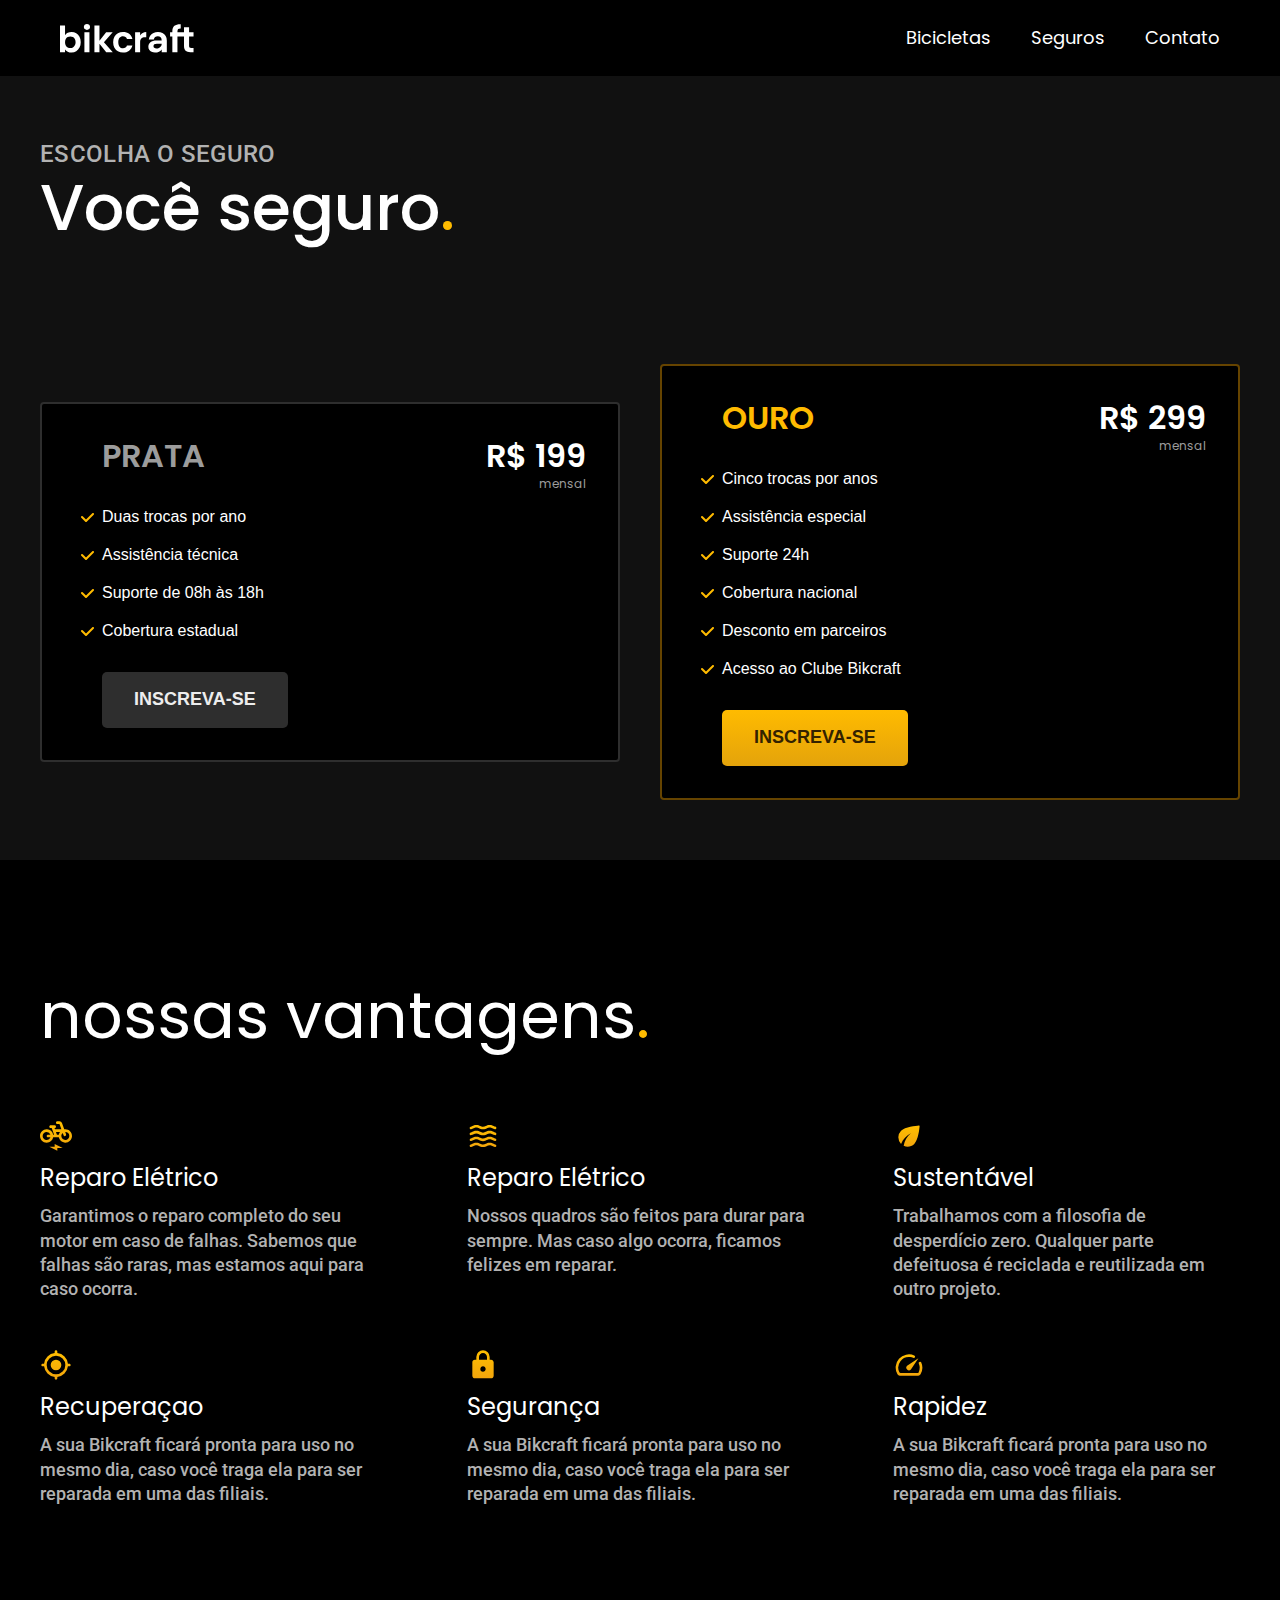
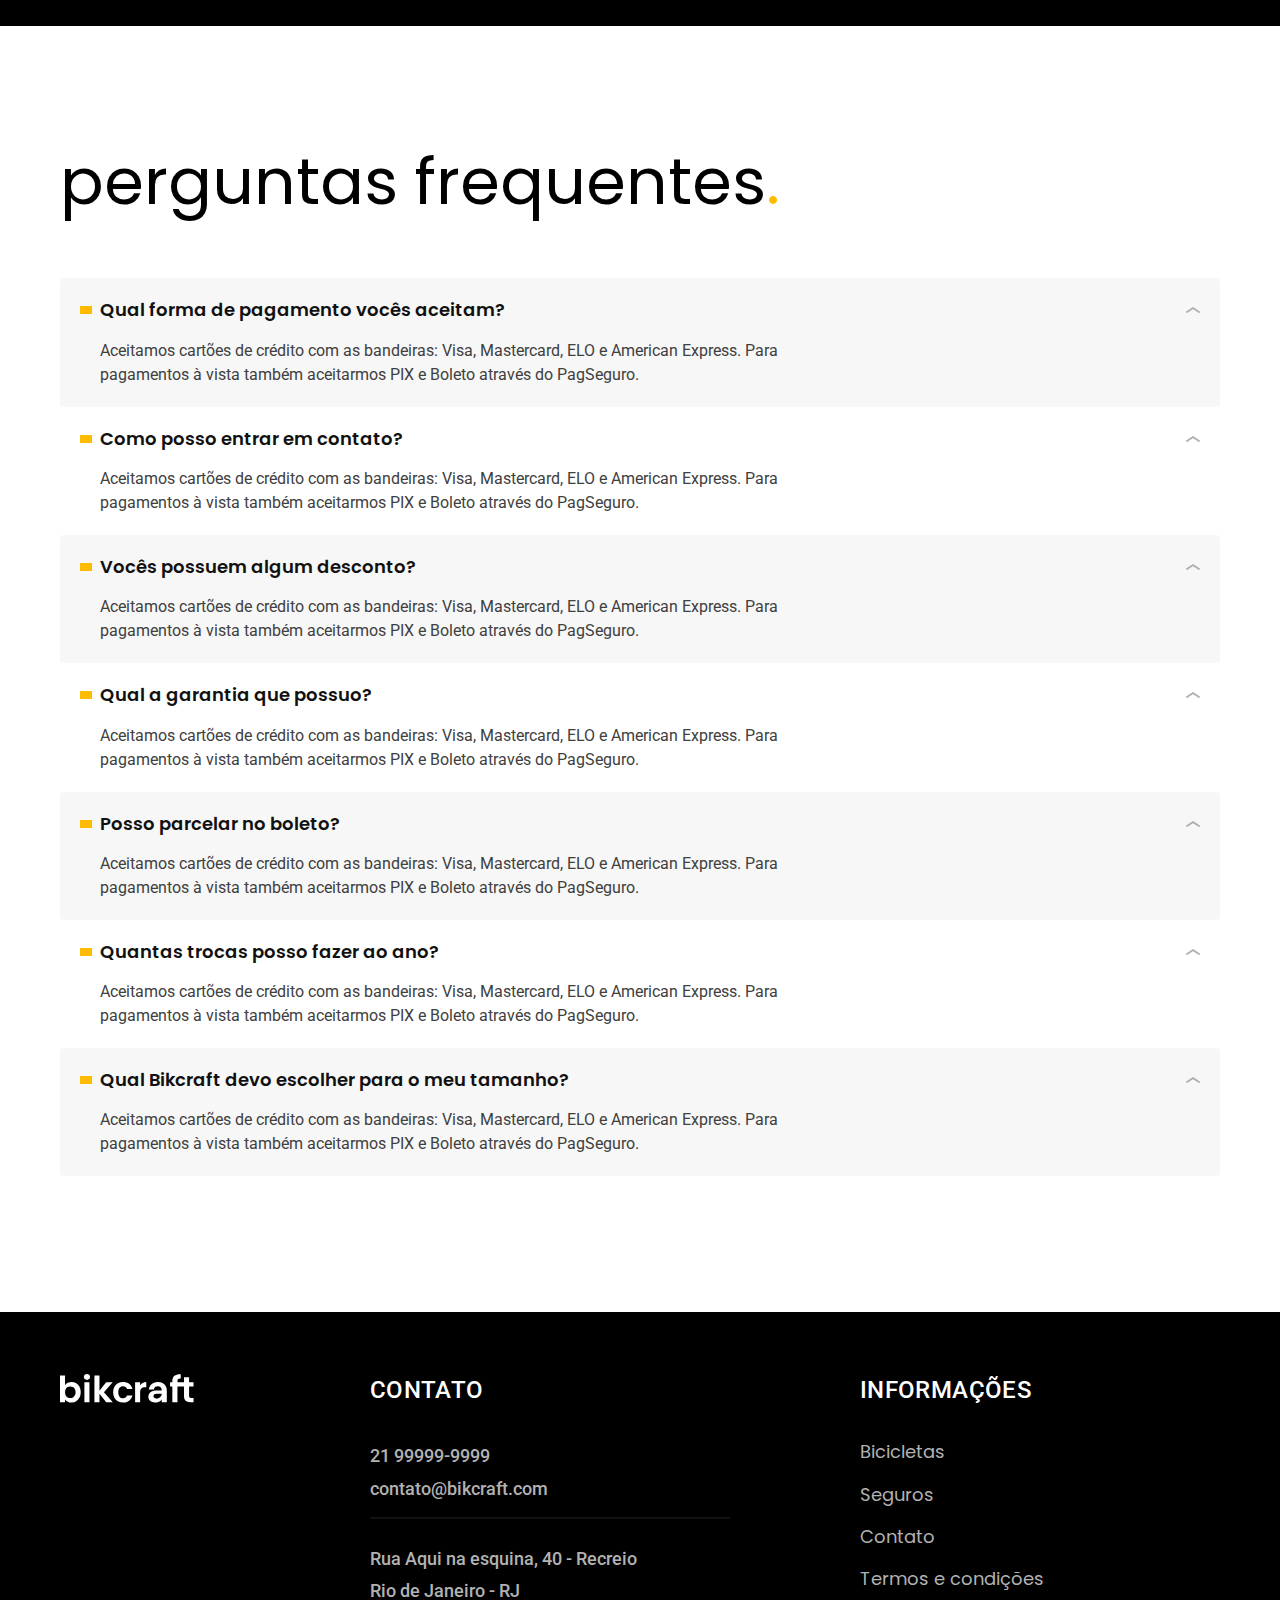
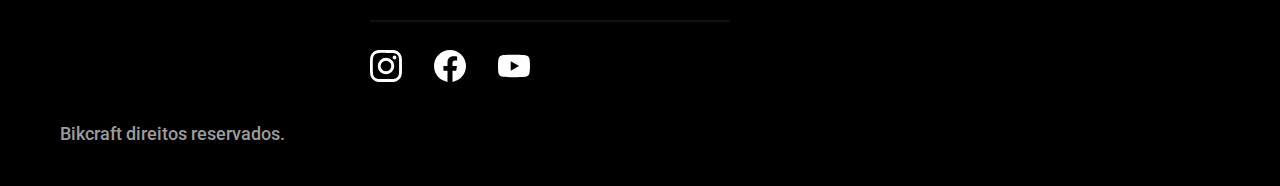
<file: seguros.html>
<!DOCTYPE html>
<html lang="pt-br">

<head>
  <meta charset="UTF-8">
  <meta http-equiv="X-UA-Compatible" content="IE=edge">
  <meta name="viewport" content="width=device-width, initial-scale=1.0">

  <!-- Css -->
  <link rel="stylesheet" href="./css/styles.css">
  <link rel="stylesheet" href="./css/medias.css">

  <!-- Fonts -->
  <link rel="preconnect" href="https://fonts.googleapis.com">
  <link rel="preconnect" href="https://fonts.gstatic.com" crossorigin>
  <link href="https://fonts.googleapis.com/css2?family=Merriweather:ital,wght@1,900&family=Poppins:wght@400;500;800&family=Roboto:wght@400;500&display=swap" rel="stylesheet">


  <!-- Meta -->
  <meta name="description" content="Seguros do site e da marca.">
  <title>Seguros | Bikcraft</title>

</head>

<body>
  <header class="bg-full-preto">

    <div class="container header">
      <!-- LOGO -->

      <a href="./">
        <img src="./img/bikcraft.svg" alt="Bikcraft">
      </a>

      <!-- Menu -->
      <nav aria-label="primaria">
        <ul class="header-menu cor-0 font-1-m">
          <li><a href="./bicicletas.html">Bicicletas</a></li>
          <li><a href="./seguros.html">Seguros</a></li>
          <li><a href="./contato.html">Contato</a></li>
        </ul>
      </nav>

    </div>
  </header>


  <main>
    <div class="titulo-bg">
      <div class="titulo container">

        <p class="font-2-l-b cor-5">ESCOLHA O SEGURO</p>
        <h1 class="font-1-xxl cor-0">Você seguro<span class="cor-p1">.</span></h2>
        </h1>
      </div>
    </div>
  </main>

  <section class="seguros-bg">

    <div class="seguros container">
      <div class="seguros-item">
        <h3 class="font-1-xl cor-6">PRATA</h3>
        <span class="font-1-xl cor-0">R$ 199 <span class="font-1-xs cor-6">mensal</span></span>
        <ul>
          <li>Duas trocas por ano</li>
          <li>Assistência técnica</li>
          <li>Suporte de 08h às 18h</li>
          <li>Cobertura estadual</li>
        </ul>
        <a class="btn-primario btn-secundario" href="">inscreva-se</a>
      </div>

      <div class="seguros-item border-ouro">
        <h3 class="font-1-xl cor-p1">OURO</h3>
        <span class="font-1-xl cor-0">R$ 299 <span class="font-1-xs cor-6">mensal</span></span>
        <ul>
          <li>Cinco trocas por anos</li>
          <li>Assistência especial</li>
          <li>Suporte 24h</li>
          <li>Cobertura nacional</li>
          <li>Desconto em parceiros</li>
          <li>Acesso ao Clube Bikcraft</li>
        </ul>
        <a class="btn-primario" href="">inscreva-se</a>
      </div>
    </div>
  </section>

  <article class="vantagens-bg">

    <div class="vantagens container">
      <h2 class="font-1-xxl cor-0">nossas vantagens<span class="cor-p1">.</span></h2>

      <ul>
        <li>
          <img src="./img/icones/eletrica.svg" alt="">
          <h3 class="font-1-l cor-0">Reparo Elétrico</h3>
          <p class="font-2-m cor-5">Garantimos o reparo completo do seu motor em caso de falhas. Sabemos que falhas são raras, mas estamos aqui para caso ocorra.</p>
        </li>

        <li>
          <img src="./img/icones/carbono.svg" alt="">
          <h3 class="font-1-l cor-0">Reparo Elétrico</h3>
          <p class="font-2-m cor-5">Nossos quadros são feitos para durar para sempre. Mas caso algo ocorra, ficamos felizes em reparar.</p>
        </li>
        <!-- Item 3 -->

        <li>
          <img src="./img/icones/sustentavel.svg" alt="">
          <h3 class="font-1-l cor-0">Sustentável</h3>
          <p class="font-2-m cor-5">Trabalhamos com a filosofia de desperdício zero. Qualquer parte defeituosa é reciclada e reutilizada em outro projeto.</p>
        </li>
        <!-- item 4 -->
        <li>
          <img src="./img/icones/rastreador.svg" alt="">
          <h3 class="font-1-l cor-0">Recuperaçao</h3>
          <p class="font-2-m cor-5">A sua Bikcraft ficará pronta para uso no mesmo dia, caso você traga ela para ser reparada em uma das filiais.</p>
        </li>

        <!-- item 5 -->
        <li>
          <img src="./img/icones/seguro.svg" alt="">
          <h3 class="font-1-l cor-0">Segurança</h3>
          <p class="font-2-m cor-5">A sua Bikcraft ficará pronta para uso no mesmo dia, caso você traga ela para ser reparada em uma das filiais.</p>
        </li>

        <!-- Item 6 -->
        <li>
          <img src="./img/icones/velocidade.svg" alt="">
          <h3 class="font-1-l cor-0">Rapidez</h3>
          <p class="font-2-m cor-5">A sua Bikcraft ficará pronta para uso no mesmo dia, caso você traga ela para ser reparada em uma das filiais.</p>
        </li>
      </ul>
    </div>
  </article>

  <article class="perguntas container">

    <h2 class="font-1-xxl cor-12">perguntas frequentes<span class="cor-p1">.</span></h2>

    <dl>
      <div>
        <dt class="font-1-m-b">Qual forma de pagamento vocês aceitam?</dt>
        <dd class="font-2-s cor-9">Aceitamos cartões de crédito com as bandeiras: Visa, Mastercard, ELO e American Express. Para pagamentos à vista também aceitarmos PIX e Boleto através do PagSeguro.</dd>
      </div>

      <div>
        <dt class="font-1-m-b">Como posso entrar em contato?</dt>
        <dd class="font-2-s cor-9">Aceitamos cartões de crédito com as bandeiras: Visa, Mastercard, ELO e American Express. Para pagamentos à vista também aceitarmos PIX e Boleto através do PagSeguro.</dd>
      </div>

      <div>
        <dt class="font-1-m-b">Vocês possuem algum desconto?</dt>
        <dd class="font-2-s cor-9">Aceitamos cartões de crédito com as bandeiras: Visa, Mastercard, ELO e American Express. Para pagamentos à vista também aceitarmos PIX e Boleto através do PagSeguro.</dd>
      </div>

      <div>
        <dt class="font-1-m-b">Qual a garantia que possuo?</dt>
        <dd class="font-2-s cor-9">Aceitamos cartões de crédito com as bandeiras: Visa, Mastercard, ELO e American Express. Para pagamentos à vista também aceitarmos PIX e Boleto através do PagSeguro.</dd>
      </div>

      <div>
        <dt class="font-1-m-b">Posso parcelar no boleto?</dt>
        <dd class="font-2-s cor-9">Aceitamos cartões de crédito com as bandeiras: Visa, Mastercard, ELO e American Express. Para pagamentos à vista também aceitarmos PIX e Boleto através do PagSeguro.</dd>
      </div>

      <div>
        <dt class="font-1-m-b">Quantas trocas posso fazer ao ano?</dt>
        <dd class="font-2-s cor-9">Aceitamos cartões de crédito com as bandeiras: Visa, Mastercard, ELO e American Express. Para pagamentos à vista também aceitarmos PIX e Boleto através do PagSeguro.</dd>
      </div>

      <div>
        <dt class="font-1-m-b">Qual Bikcraft devo escolher para o meu tamanho?</dt>
        <dd class="font-2-s cor-9">Aceitamos cartões de crédito com as bandeiras: Visa, Mastercard, ELO e American Express. Para pagamentos à vista também aceitarmos PIX e Boleto através do PagSeguro.</dd>
      </div>

    </dl>

  </article>

  <footer class="footer-bg">
    <div class="footer container">
      <img src="./img/bikcraft.svg" alt="Logo Bikcraft">

      <div class="footer-contato">
        <h3 class="font-2-l-b cor-0">Contato</h3>
        <ul class="font-2-m cor-5">
          <li><a href="tel:+5521982336065">21 99999-9999</a></li>
          <li><a href="mailto:contato@bikcraft.com">contato@bikcraft.com</a></li>
          <li>Rua Aqui na esquina, 40 - Recreio</li>
          <li>Rio de Janeiro - RJ</li>
        </ul>

        <div class="footer-redes">
          <a href="http://">
            <img src="./img/redes/instagram.svg" alt="Instagram">
          </a>
          <a href="http://">
            <img src="./img/redes/facebook.svg" alt="facebook.svg">
          </a>
          <a href="http://">
            <img src="./img/redes/youtube.svg" alt="youtube.svg">
          </a>
        </div>
      </div>

      <div class="footer-informacoes">
        <h3 class="font-2-l-b cor-0">Informações</h3>

        <nav>
          <ul class="font-1-m cor-5">
            <a href="./bicicletas.html">Bicicletas</a>
            <a href="./seguros.html">Seguros</a>
            <a href="./contato">Contato</a>
            <a href="./termos.html">Termos e condições</a>
          </ul>
        </nav>
      </div>
      <p class="footer-copy font-2-m cor-6">Bikcraft direitos reservados.</p>
    </div>
  </footer>
</body>

</html>
</file>
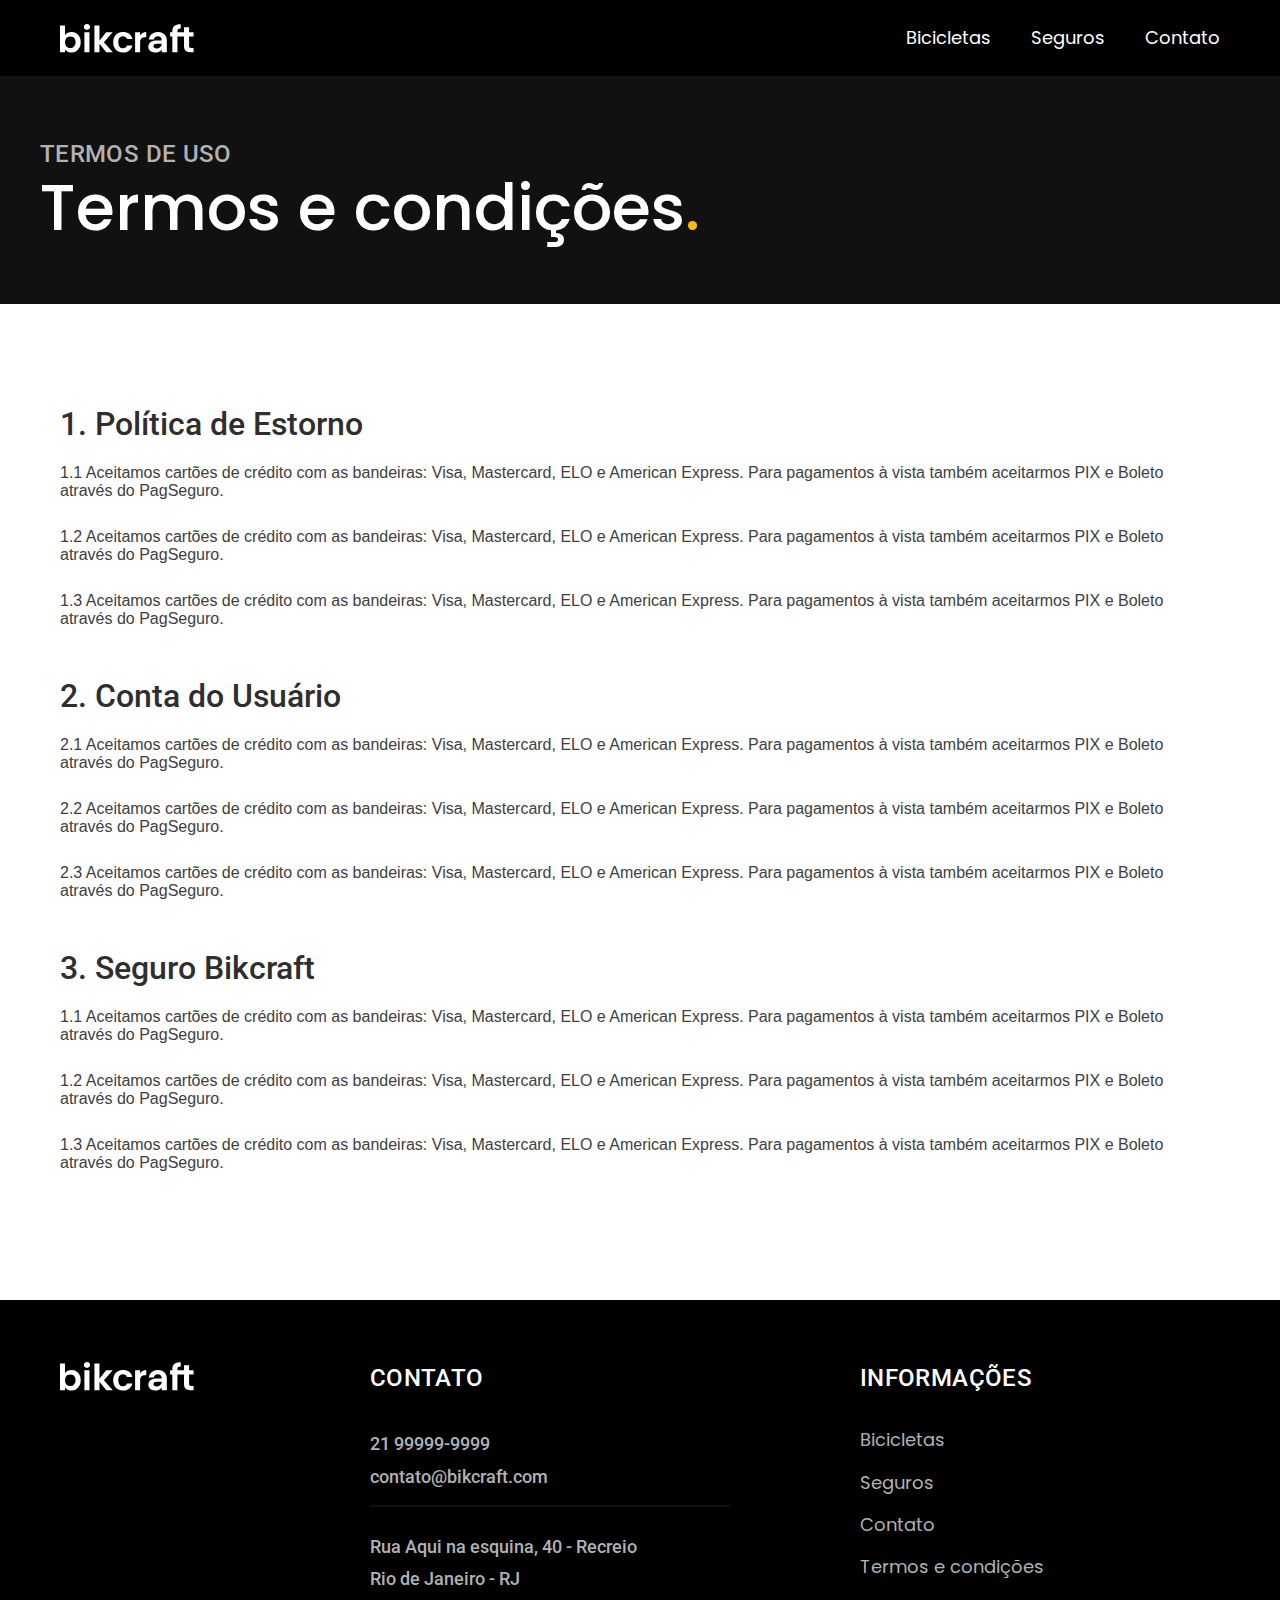
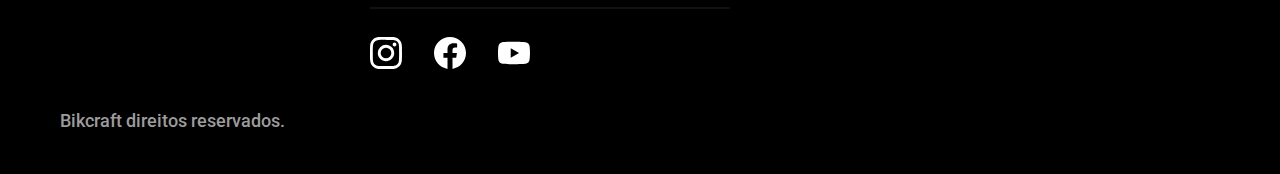
<file: termos.html>
<!DOCTYPE html>
<html lang="pt-br">

<head>
  <meta charset="UTF-8">
  <meta http-equiv="X-UA-Compatible" content="IE=edge">
  <meta name="viewport" content="width=device-width, initial-scale=1.0">

  <!-- Css -->
  <link rel="stylesheet" href="./css/styles.css">
  <link rel="stylesheet" href="./css/medias.css">

  <!-- Fonts -->
  <link rel="preconnect" href="https://fonts.googleapis.com">
  <link rel="preconnect" href="https://fonts.gstatic.com" crossorigin>
  <link href="https://fonts.googleapis.com/css2?family=Merriweather:ital,wght@1,900&family=Poppins:wght@400;500;800&family=Roboto:wght@400;500&display=swap" rel="stylesheet">


  <!-- Meta -->
  <meta name="description" content="Termos do site e da marca.">
  <title>Termos | Bikcraft</title>

</head>

<body>
  <header class="bg-full-preto">

    <div class="container header">
      <!-- LOGO -->

      <a href="./">
        <img src="./img/bikcraft.svg" alt="Bikcraft">
      </a>

      <!-- Menu -->
      <nav aria-label="primaria">
        <ul class="header-menu cor-0 font-1-m">
          <li><a href="./bicicletas.html">Bicicletas</a></li>
          <li><a href="./seguros.html">Seguros</a></li>
          <li><a href="./contato.html">Contato</a></li>
        </ul>
      </nav>

    </div>
  </header>


  <main>
    <div class="titulo-bg">
      <div class="titulo container">

        <p class="font-2-l-b cor-5">TERMOS DE USO</p>
        <h1 class="font-1-xxl cor-0">Termos e condições<span class="cor-p1">.</span></h2>
        </h1>
      </div>
    </div>
  </main>

  <article class="condicoes-bg">
    <div class="condicoes container">
      <h2 class="font-2-xl cor-10">1. Política de Estorno</h2>
      <ul class="font-1-sm cor-9">
        <li>1.1 Aceitamos cartões de crédito com as bandeiras: Visa, Mastercard, ELO e American Express. Para pagamentos à vista também aceitarmos PIX e Boleto através do PagSeguro.</li>
        <li>1.2 Aceitamos cartões de crédito com as bandeiras: Visa, Mastercard, ELO e American Express. Para pagamentos à vista também aceitarmos PIX e Boleto através do PagSeguro.</li>
        <li>1.3 Aceitamos cartões de crédito com as bandeiras: Visa, Mastercard, ELO e American Express. Para pagamentos à vista também aceitarmos PIX e Boleto através do PagSeguro.</li>
      </ul>

      <!-- Item 2 -->
      <h2 class="font-2-xl cor-10">2. Conta do Usuário</h2>
      <ul class="font-1-sm cor-9">
        <li>2.1 Aceitamos cartões de crédito com as bandeiras: Visa, Mastercard, ELO e American Express. Para pagamentos à vista também aceitarmos PIX e Boleto através do PagSeguro.</li>
        <li>2.2 Aceitamos cartões de crédito com as bandeiras: Visa, Mastercard, ELO e American Express. Para pagamentos à vista também aceitarmos PIX e Boleto através do PagSeguro.</li>
        <li>2.3 Aceitamos cartões de crédito com as bandeiras: Visa, Mastercard, ELO e American Express. Para pagamentos à vista também aceitarmos PIX e Boleto através do PagSeguro.</li>
      </ul>

      <!-- Item 3 -->
      <h2 class="font-2-xl cor-10">3. Seguro Bikcraft</h2>
      <ul class="last-ul font-1-sm cor-9">
        <li>1.1 Aceitamos cartões de crédito com as bandeiras: Visa, Mastercard, ELO e American Express. Para pagamentos à vista também aceitarmos PIX e Boleto através do PagSeguro.</li>
        <li>1.2 Aceitamos cartões de crédito com as bandeiras: Visa, Mastercard, ELO e American Express. Para pagamentos à vista também aceitarmos PIX e Boleto através do PagSeguro.</li>
        <li>1.3 Aceitamos cartões de crédito com as bandeiras: Visa, Mastercard, ELO e American Express. Para pagamentos à vista também aceitarmos PIX e Boleto através do PagSeguro.</li>
      </ul>

    </div>
  </article>

  <footer class="footer-bg">
    <div class="footer container">
      <img src="./img/bikcraft.svg" alt="Logo Bikcraft">

      <div class="footer-contato">
        <h3 class="font-2-l-b cor-0">Contato</h3>
        <ul class="font-2-m cor-5">
          <li><a href="tel:+5521982336065">21 99999-9999</a></li>
          <li><a href="mailto:contato@bikcraft.com">contato@bikcraft.com</a></li>
          <li>Rua Aqui na esquina, 40 - Recreio</li>
          <li>Rio de Janeiro - RJ</li>
        </ul>

        <div class="footer-redes">
          <a href="http://">
            <img src="./img/redes/instagram.svg" alt="Instagram">
          </a>
          <a href="http://">
            <img src="./img/redes/facebook.svg" alt="facebook.svg">
          </a>
          <a href="http://">
            <img src="./img/redes/youtube.svg" alt="youtube.svg">
          </a>
        </div>
      </div>

      <div class="footer-informacoes">
        <h3 class="font-2-l-b cor-0">Informações</h3>

        <nav>
          <ul class="font-1-m cor-5">
            <a href="./bicicletas.html">Bicicletas</a>
            <a href="./seguros.html">Seguros</a>
            <a href="./contato">Contato</a>
            <a href="./termos.html">Termos e condições</a>
          </ul>
        </nav>
      </div>
      <p class="footer-copy font-2-m cor-6">Bikcraft direitos reservados.</p>
    </div>
  </footer>
</body>

</html>
</file>
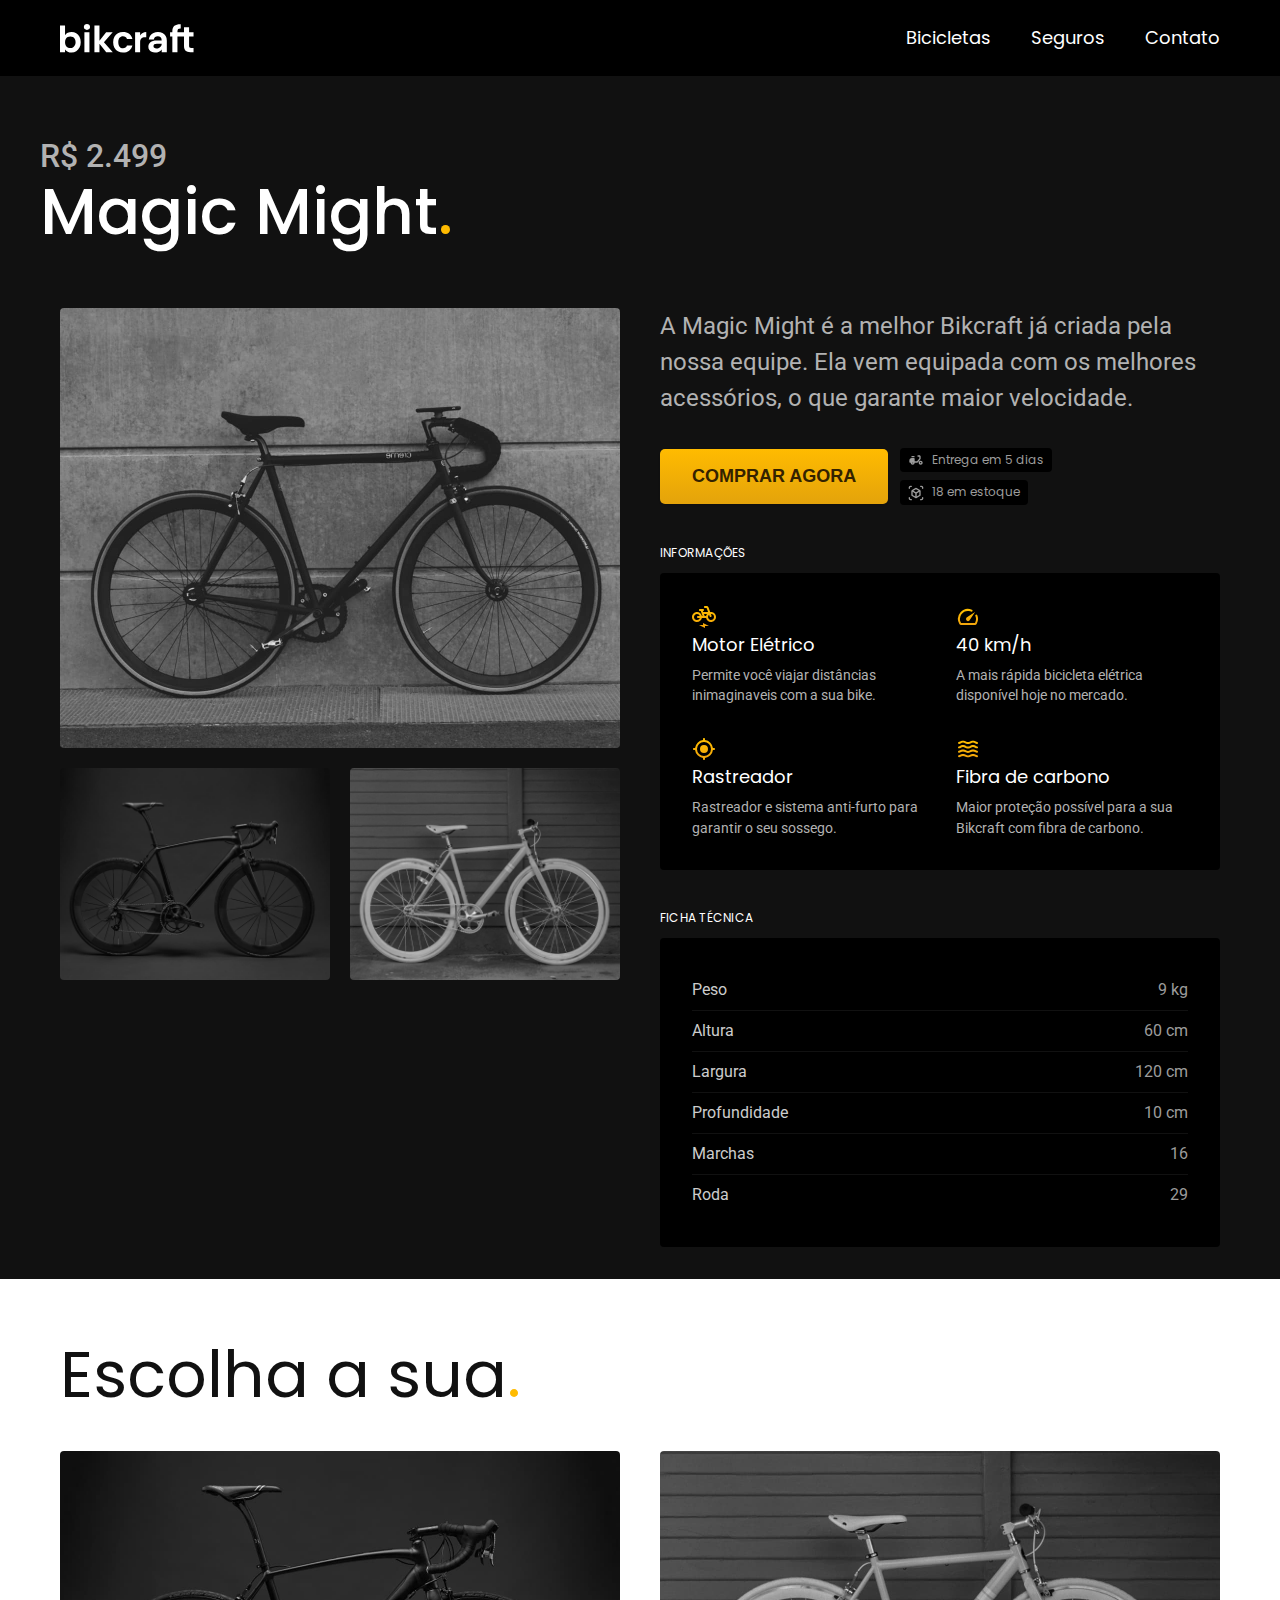
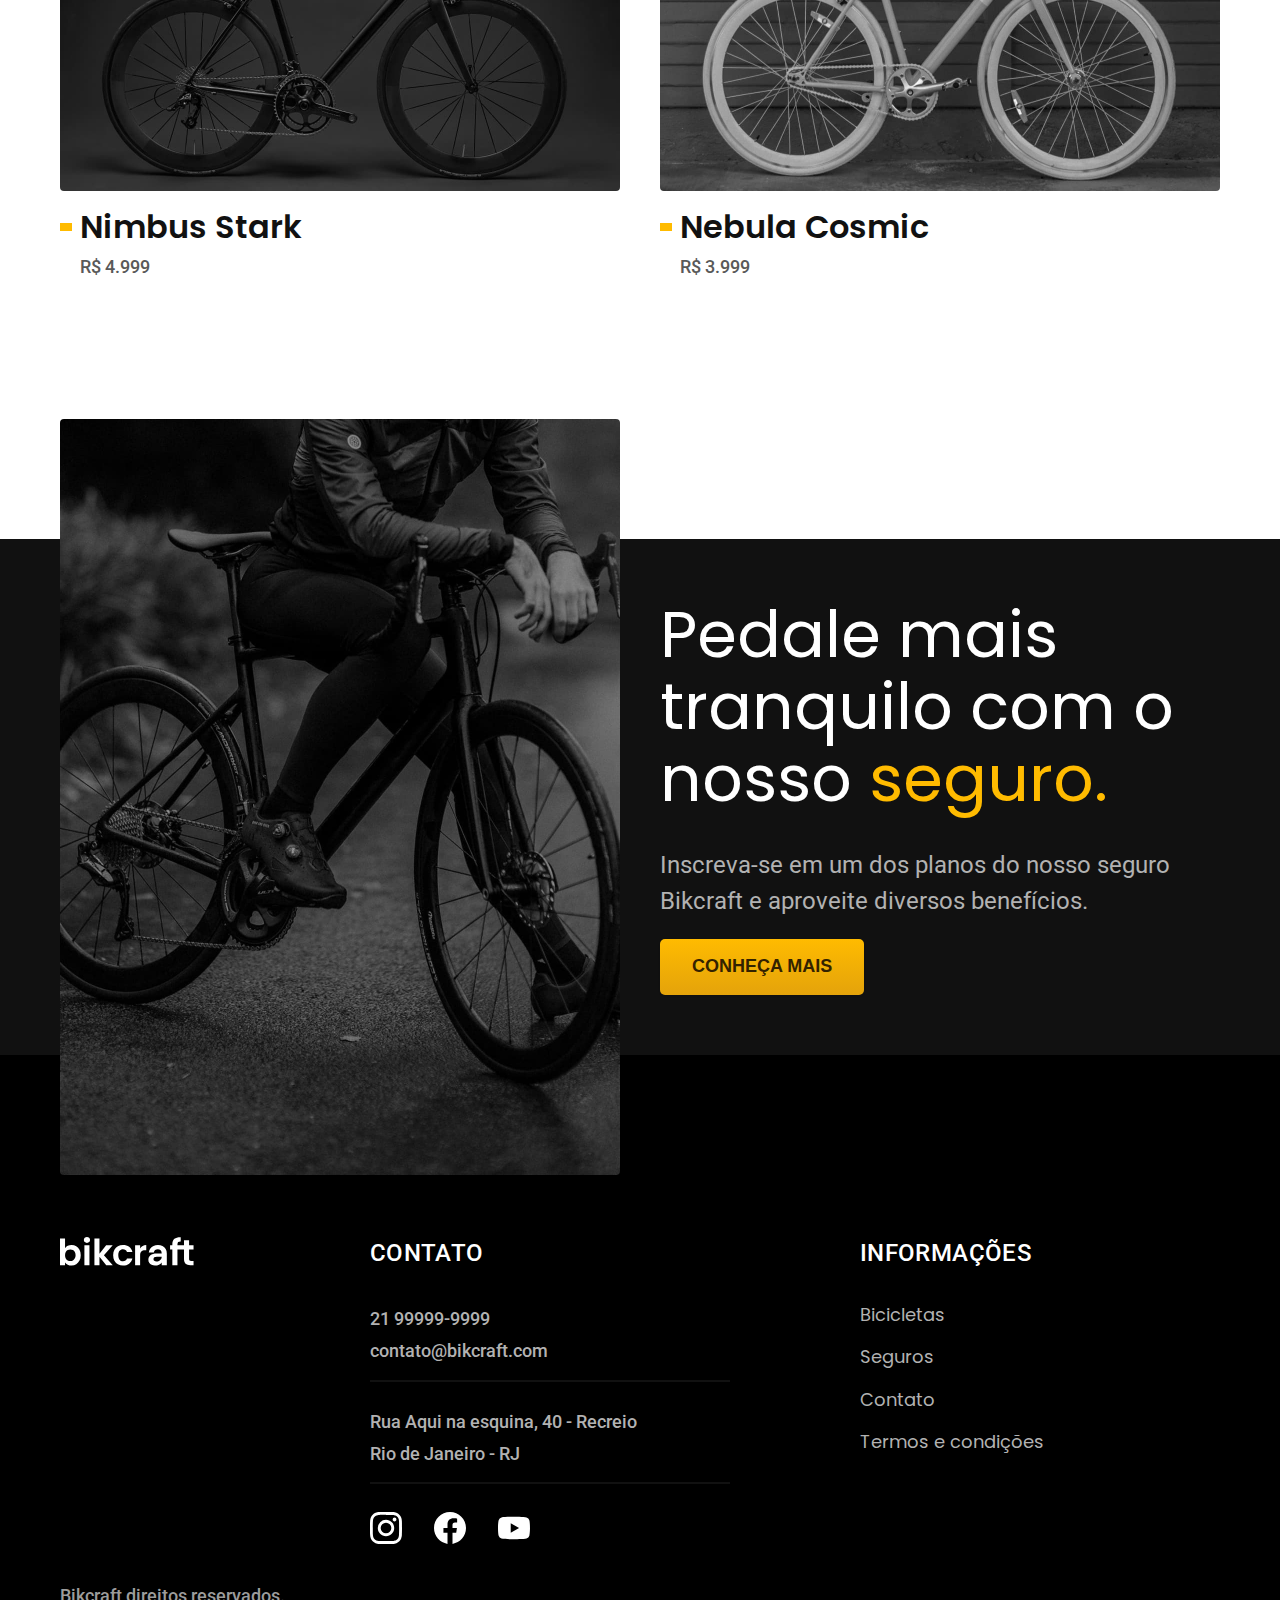
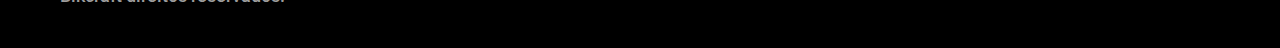
<file: bicicletas/magic.html>
<!DOCTYPE html>
<html lang="pt-br">

<head>
  <meta charset="UTF-8">
  <meta http-equiv="X-UA-Compatible" content="IE=edge">
  <meta name="viewport" content="width=device-width, initial-scale=1.0">

  <!-- Css -->
  <link rel="stylesheet" href="../css/styles.css">
  <link rel="stylesheet" href="../css/medias.css">

  <!-- Fonts -->
  <link rel="preconnect" href="https://fonts.googleapis.com">
  <link rel="preconnect" href="https://fonts.gstatic.com" crossorigin>
  <link href="https://fonts.googleapis.com/css2?family=Merriweather:ital,wght@1,900&family=Poppins:wght@400;500;800&family=Roboto:wght@400;500&display=swap" rel="stylesheet">


  <!-- Meta -->
  <meta name="description" content="Termos do site e da marca.">
  <title>Magic | Bikcraft</title>

</head>

<body>
  <header class="bg-full-preto">

    <div class="container header">
      <!-- LOGO -->

      <a href="../">
        <img src="../img/bikcraft.svg" alt="Bikcraft">
      </a>

      <!-- Menu -->
      <nav aria-label="primaria">
        <ul class="header-menu cor-0 font-1-m">
          <li><a href="../bicicletas.html">Bicicletas</a></li>
          <li><a href="../seguros.html">Seguros</a></li>
          <li><a href="../contato.html">Contato</a></li>
        </ul>
      </nav>

    </div>
  </header>

  <main class="titulo-bg">
    <div>
      <div class="titulo container">
        <p class="font-2-xl cor-5">R$ 2.499</p>
        <h1 class="font-1-xxl cor-0">Magic Might<span class="cor-p1">.</span></h1>
      </div>
    </div>

    <div class="bicicleta container">
      <div class="bicicletas-imagens">
        <div class="nimbus">
          <a href="./magic.html">
            <img src="../img/bicicleta/nimbus2.jpg" alt="Bicicleta de alta performace Magic">
          </a>
        </div>

        <div class="Magic">
          <a href="./nimbus.html">
            <img src="../img/bicicleta/nimbus1.jpg" alt="Bicicleta de alta performace Nimbus">
          </a>
        </div>

        <div class="Nebula">
          <a href="./nebula.html">
            <img src="../img/bicicleta/nimbus3.jpg" alt="Bicicleta de alta performace Nebula">
          </a>
        </div>
      </div>


      <div class="bicicleta-conteudo">
        <p class="font-2-l cor-5">A Magic Might é a melhor Bikcraft já criada pela nossa equipe. Ela vem equipada com os melhores acessórios, o que garante maior velocidade.</p>

        <div class="bicicleta-comprar">
          <a class="btn-primario" href="../orcamento.html">COMPRAR AGORA</a>
          <span class="font-1-xs cor-6"><img src="../img/icones/entrega.svg"> Entrega em 5 dias</span>
          <span class="font-1-xs cor-6"><img src="../img/icones/estoque.svg"> 18 em estoque</span>
        </div>

        <h2 class="font-1-xs cor-0">Informações</h2>

        <ul class="bicicleta-informacoes">
          <li>
            <img src="../img/icones/eletrica.svg" alt="">
            <h3 class="font-1-m cor-0">Motor Elétrico</h3>
            <p class="font-2-xs cor-5">Permite você viajar distâncias inimaginaveis com a sua bike.</p>
          </li>

          <li>
            <img src="../img/icones/velocidade.svg" alt="">
            <h3 class="font-1-m cor-0">40 km/h</h3>
            <p class="font-2-xs cor-5">A mais rápida bicicleta elétrica disponível hoje no mercado.</p>
          </li>
          <!-- Item 3 -->

          <li>
            <img src="../img/icones/rastreador.svg" alt="">
            <h3 class="font-1-m cor-0">Rastreador</h3>
            <p class="font-2-xs cor-5">Rastreador e sistema anti-furto para garantir o seu sossego.</p>
          </li>
          <!-- item 4 -->
          <li>
            <img src="../img/icones/carbono.svg" alt="">
            <h3 class="font-1-m cor-0">Fibra de carbono</h3>
            <p class="font-2-xs cor-5">Maior proteção possível para a sua Bikcraft com fibra de carbono.</p>
          </li>

        </ul>

        <h2 class="font-1-xs cor-0">Ficha Técnica</h2>
        <ul class="bicicleta-ficha font-2-s cor-4">
          <li>Peso <span>9 kg</span></li>
          <li>Altura <span>60 cm</span></li>
          <li>Largura <span>120 cm</span></li>
          <li>Profundidade <span>10 cm</span></li>
          <li>Marchas <span>16</span></li>
          <li>Roda <span>29</span></li>
        </ul>

      </div>
    </div>
  </main>

  <article id="bicicleta" class="bicicletas-lista container">
    <h2 class=" font-1-xxl">Escolha a sua<span class="cor-p1">.</span></h2>
    <ul>
      <li>
        <a href="../bicicletas/nimbus.html">
          <img src="../img/bicicletas/nimbus.jpg" alt="Magic Might">
          <h3 class="font-1-xl">Nimbus Stark</h3>
          <span class="font-2-m cor-8">R$ 4.999</span>
        </a>
      </li>

      <li>
        <a href="../bicicletas/nebula.html">
          <img src="../img/bicicletas/nebula.jpg" alt="Magic Might">
          <h3 class="font-1-xl">Nebula Cosmic</h3>
          <span class="font-2-m cor-8">R$ 3.999</span>
        </a>
      </li>

    </ul>
  </article>

  <!-- Seguro -->
  <article class="seguro-bg">

    <div class="seguro container">
      <div class="seguro-imagem">
        <img src="../img/fotos/seguros.jpg" alt="" srcset="">
      </div>

      <div class="seguros-informacao">
        <h2 class="font-1-xxl cor-0">Pedale mais tranquilo com o nosso <span class="cor-p1">seguro.</span></h2>
        <p class="font-2-l cor-5">Inscreva-se em um dos planos do nosso seguro Bikcraft e aproveite diversos benefícios.</p>
        <a class="btn-primario" href="../seguros.html">CONHEÇA MAIS</a>
      </div>
    </div>

  </article>
  <footer class="footer-bg">
    <div class="footer container">
      <img src="../img/bikcraft.svg" alt="Logo Bikcraft">

      <div class="footer-contato">
        <h3 class="font-2-l-b cor-0">Contato</h3>
        <ul class="font-2-m cor-5">
          <li><a href="tel:+5521982336065">21 99999-9999</a></li>
          <li><a href="mailto:contato@bikcraft.com">contato@bikcraft.com</a></li>
          <li>Rua Aqui na esquina, 40 - Recreio</li>
          <li>Rio de Janeiro - RJ</li>
        </ul>

        <div class="footer-redes">
          <a href="http://">
            <img src="../img/redes/instagram.svg" alt="Instagram">
          </a>
          <a href="http://">
            <img src="../img/redes/facebook.svg" alt="facebook.svg">
          </a>
          <a href="http://">
            <img src="../img/redes/youtube.svg" alt="youtube.svg">
          </a>
        </div>
      </div>

      <div class="footer-informacoes">
        <h3 class="font-2-l-b cor-0">Informações</h3>

        <nav>
          <ul class="font-1-m cor-5">
            <a href="./bicicletas.html">Bicicletas</a>
            <a href="./seguros.html">Seguros</a>
            <a href="./contato">Contato</a>
            <a href="./termos.html">Termos e condições</a>
          </ul>
        </nav>
      </div>
      <p class="footer-copy font-2-m cor-6">Bikcraft direitos reservados.</p>
    </div>
  </footer>
</body>

</html>
</file>
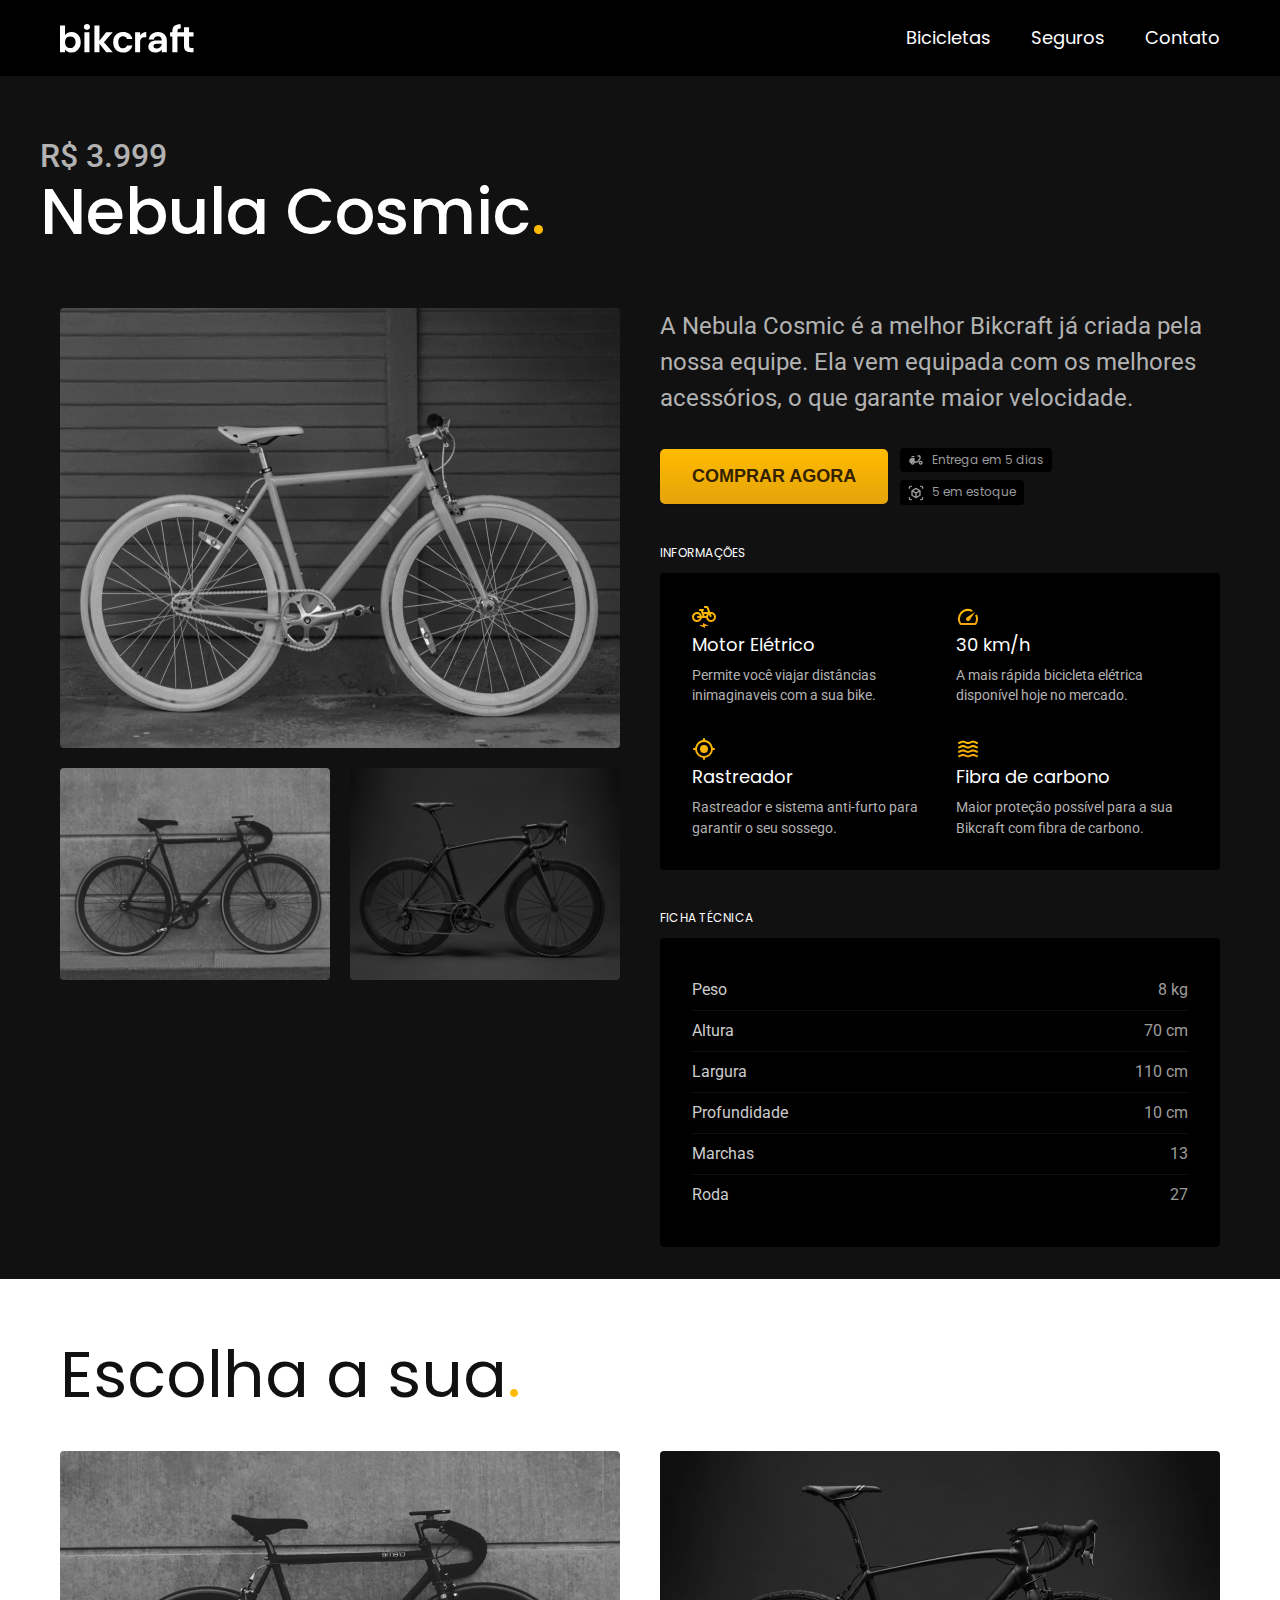
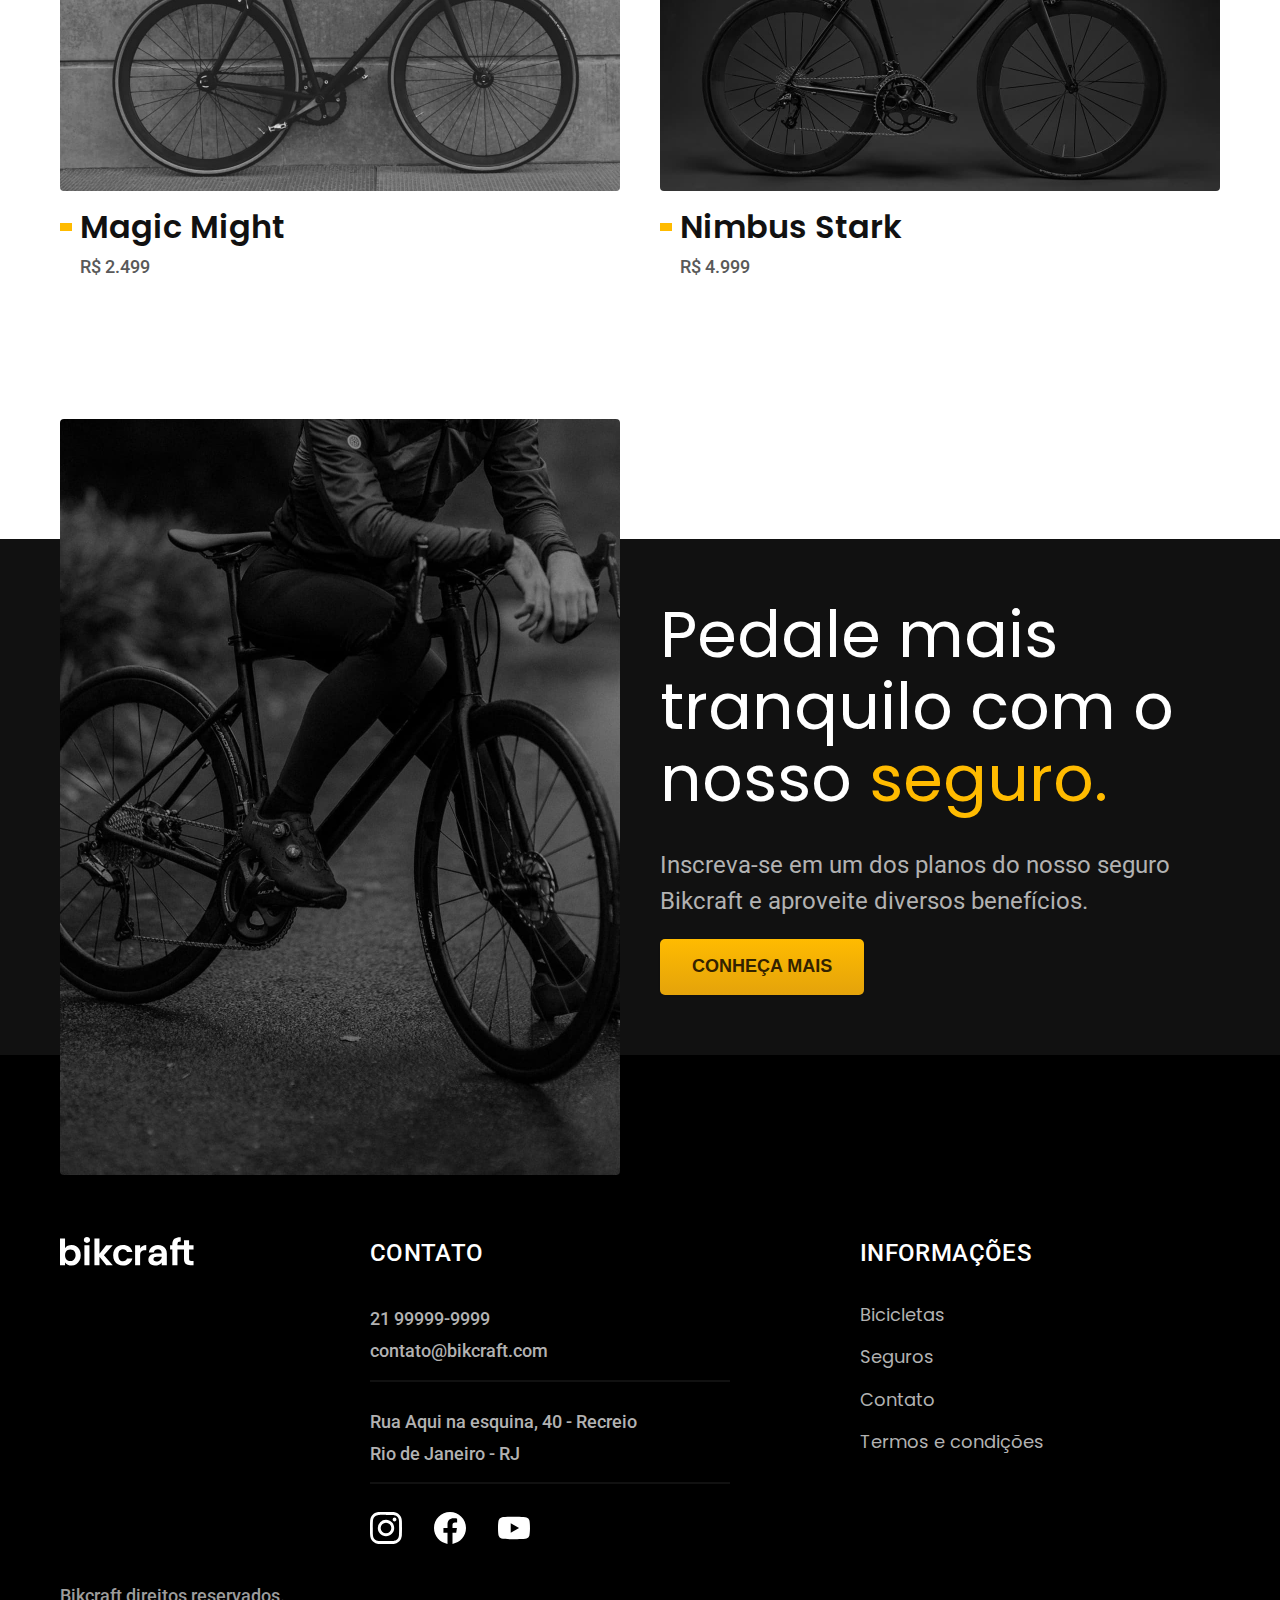
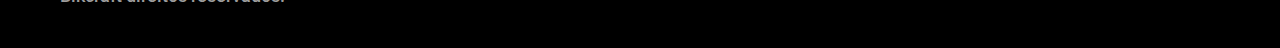
<file: bicicletas/nebula.html>
<!DOCTYPE html>
<html lang="pt-br">

<head>
  <meta charset="UTF-8">
  <meta http-equiv="X-UA-Compatible" content="IE=edge">
  <meta name="viewport" content="width=device-width, initial-scale=1.0">

  <!-- Css -->
  <link rel="stylesheet" href="../css/styles.css">
  <link rel="stylesheet" href="../css/medias.css">

  <!-- Fonts -->
  <link rel="preconnect" href="https://fonts.googleapis.com">
  <link rel="preconnect" href="https://fonts.gstatic.com" crossorigin>
  <link href="https://fonts.googleapis.com/css2?family=Merriweather:ital,wght@1,900&family=Poppins:wght@400;500;800&family=Roboto:wght@400;500&display=swap" rel="stylesheet">


  <!-- Meta -->
  <meta name="description" content="Termos do site e da marca.">
  <title>Nebula | Bikcraft</title>

</head>

<body>
  <header class="bg-full-preto">

    <div class="container header">
      <!-- LOGO -->

      <a href="../">
        <img src="../img/bikcraft.svg" alt="Bikcraft">
      </a>

      <!-- Menu -->
      <nav aria-label="primaria">
        <ul class="header-menu cor-0 font-1-m">
          <li><a href="../bicicletas.html">Bicicletas</a></li>
          <li><a href="../seguros.html">Seguros</a></li>
          <li><a href="../contato.html">Contato</a></li>
        </ul>
      </nav>

    </div>
  </header>

  <main class="titulo-bg">
    <div>
      <div class="titulo container">
        <p class="font-2-xl cor-5">R$ 3.999</p>
        <h1 class="font-1-xxl cor-0">Nebula Cosmic<span class="cor-p1">.</span></h1>
      </div>
    </div>

    <div class="bicicleta container">
      <div class="bicicletas-imagens">
        <div>
          <a href="./nebula.html">
            <img src="../img/bicicleta/nimbus3.jpg" alt="Bicicleta de alta performace Nebula">
          </a>
        </div>

        <div>
          <a href="./magic.html">
            <img src="../img/bicicleta/nimbus2.jpg" alt="Bicicleta de alta performace Magic">
          </a>
        </div>

        <div>
          <a href="./nebula.html">
            <img src="../img/bicicleta/nimbus1.jpg" alt="Bicicleta de alta performace Nimbus">
          </a>
        </div>
      </div>


      <div class="bicicleta-conteudo">
        <p class="font-2-l cor-5">A Nebula Cosmic é a melhor Bikcraft já criada pela nossa equipe. Ela vem equipada com os melhores acessórios, o que garante maior velocidade.</p>

        <div class="bicicleta-comprar">
          <a class="btn-primario" href="../orcamento.html">COMPRAR AGORA</a>
          <span class="font-1-xs cor-6"><img src="../img/icones/entrega.svg"> Entrega em 5 dias</span>
          <span class="font-1-xs cor-6"><img src="../img/icones/estoque.svg"> 5 em estoque</span>
        </div>

        <h2 class="font-1-xs cor-0">Informações</h2>

        <ul class="bicicleta-informacoes">
          <li>
            <img src="../img/icones/eletrica.svg" alt="">
            <h3 class="font-1-m cor-0">Motor Elétrico</h3>
            <p class="font-2-xs cor-5">Permite você viajar distâncias inimaginaveis com a sua bike.</p>
          </li>

          <li>
            <img src="../img/icones/velocidade.svg" alt="">
            <h3 class="font-1-m cor-0">30 km/h</h3>
            <p class="font-2-xs cor-5">A mais rápida bicicleta elétrica disponível hoje no mercado.</p>
          </li>
          <!-- Item 3 -->

          <li>
            <img src="../img/icones/rastreador.svg" alt="">
            <h3 class="font-1-m cor-0">Rastreador</h3>
            <p class="font-2-xs cor-5">Rastreador e sistema anti-furto para garantir o seu sossego.</p>
          </li>
          <!-- item 4 -->
          <li>
            <img src="../img/icones/carbono.svg" alt="">
            <h3 class="font-1-m cor-0">Fibra de carbono</h3>
            <p class="font-2-xs cor-5">Maior proteção possível para a sua Bikcraft com fibra de carbono.</p>
          </li>

        </ul>

        <h2 class="font-1-xs cor-0">Ficha Técnica</h2>
        <ul class="bicicleta-ficha font-2-s cor-4">
          <li>Peso <span>8 kg</span></li>
          <li>Altura <span>70 cm</span></li>
          <li>Largura <span>110 cm</span></li>
          <li>Profundidade <span>10 cm</span></li>
          <li>Marchas <span>13</span></li>
          <li>Roda <span>27</span></li>
        </ul>

      </div>
    </div>
  </main>

  <article id="bicicleta" class="bicicletas-lista container">
    <h2 class=" font-1-xxl">Escolha a sua<span class="cor-p1">.</span></h2>
    <ul>
      <li>
        <a href="./magic.html">
          <img src="../img/bicicletas/magic.jpg" alt="Magic Might">
          <h3 class="font-1-xl">Magic Might</h3>
          <span class="font-2-m cor-8">R$ 2.499</span>
        </a>
      </li>

      <li>
        <a href="../bicicletas/nimbus.html">
          <img src="../img/bicicletas/nimbus.jpg" alt="Magic Might">
          <h3 class="font-1-xl">Nimbus Stark</h3>
          <span class="font-2-m cor-8">R$ 4.999</span>
        </a>
      </li>

    </ul>
  </article>

  <!-- Seguro -->
  <article class="seguro-bg">

    <div class="seguro container">
      <div class="seguro-imagem">
        <img src="../img/fotos/seguros.jpg" alt="" srcset="">
      </div>

      <div class="seguros-informacao">
        <h2 class="font-1-xxl cor-0">Pedale mais tranquilo com o nosso <span class="cor-p1">seguro.</span></h2>
        <p class="font-2-l cor-5">Inscreva-se em um dos planos do nosso seguro Bikcraft e aproveite diversos benefícios.</p>
        <a class="btn-primario" href="../seguros.html">CONHEÇA MAIS</a>
      </div>
    </div>

  </article>
  <footer class="footer-bg">
    <div class="footer container">
      <img src="../img/bikcraft.svg" alt="Logo Bikcraft">

      <div class="footer-contato">
        <h3 class="font-2-l-b cor-0">Contato</h3>
        <ul class="font-2-m cor-5">
          <li><a href="tel:+5521982336065">21 99999-9999</a></li>
          <li><a href="mailto:contato@bikcraft.com">contato@bikcraft.com</a></li>
          <li>Rua Aqui na esquina, 40 - Recreio</li>
          <li>Rio de Janeiro - RJ</li>
        </ul>

        <div class="footer-redes">
          <a href="http://">
            <img src="../img/redes/instagram.svg" alt="Instagram">
          </a>
          <a href="http://">
            <img src="../img/redes/facebook.svg" alt="facebook.svg">
          </a>
          <a href="http://">
            <img src="../img/redes/youtube.svg" alt="youtube.svg">
          </a>
        </div>
      </div>

      <div class="footer-informacoes">
        <h3 class="font-2-l-b cor-0">Informações</h3>

        <nav>
          <ul class="font-1-m cor-5">
            <a href="./bicicletas.html">Bicicletas</a>
            <a href="./seguros.html">Seguros</a>
            <a href="./contato">Contato</a>
            <a href="./termos.html">Termos e condições</a>
          </ul>
        </nav>
      </div>
      <p class="footer-copy font-2-m cor-6">Bikcraft direitos reservados.</p>
    </div>
  </footer>
</body>

</html>
</file>
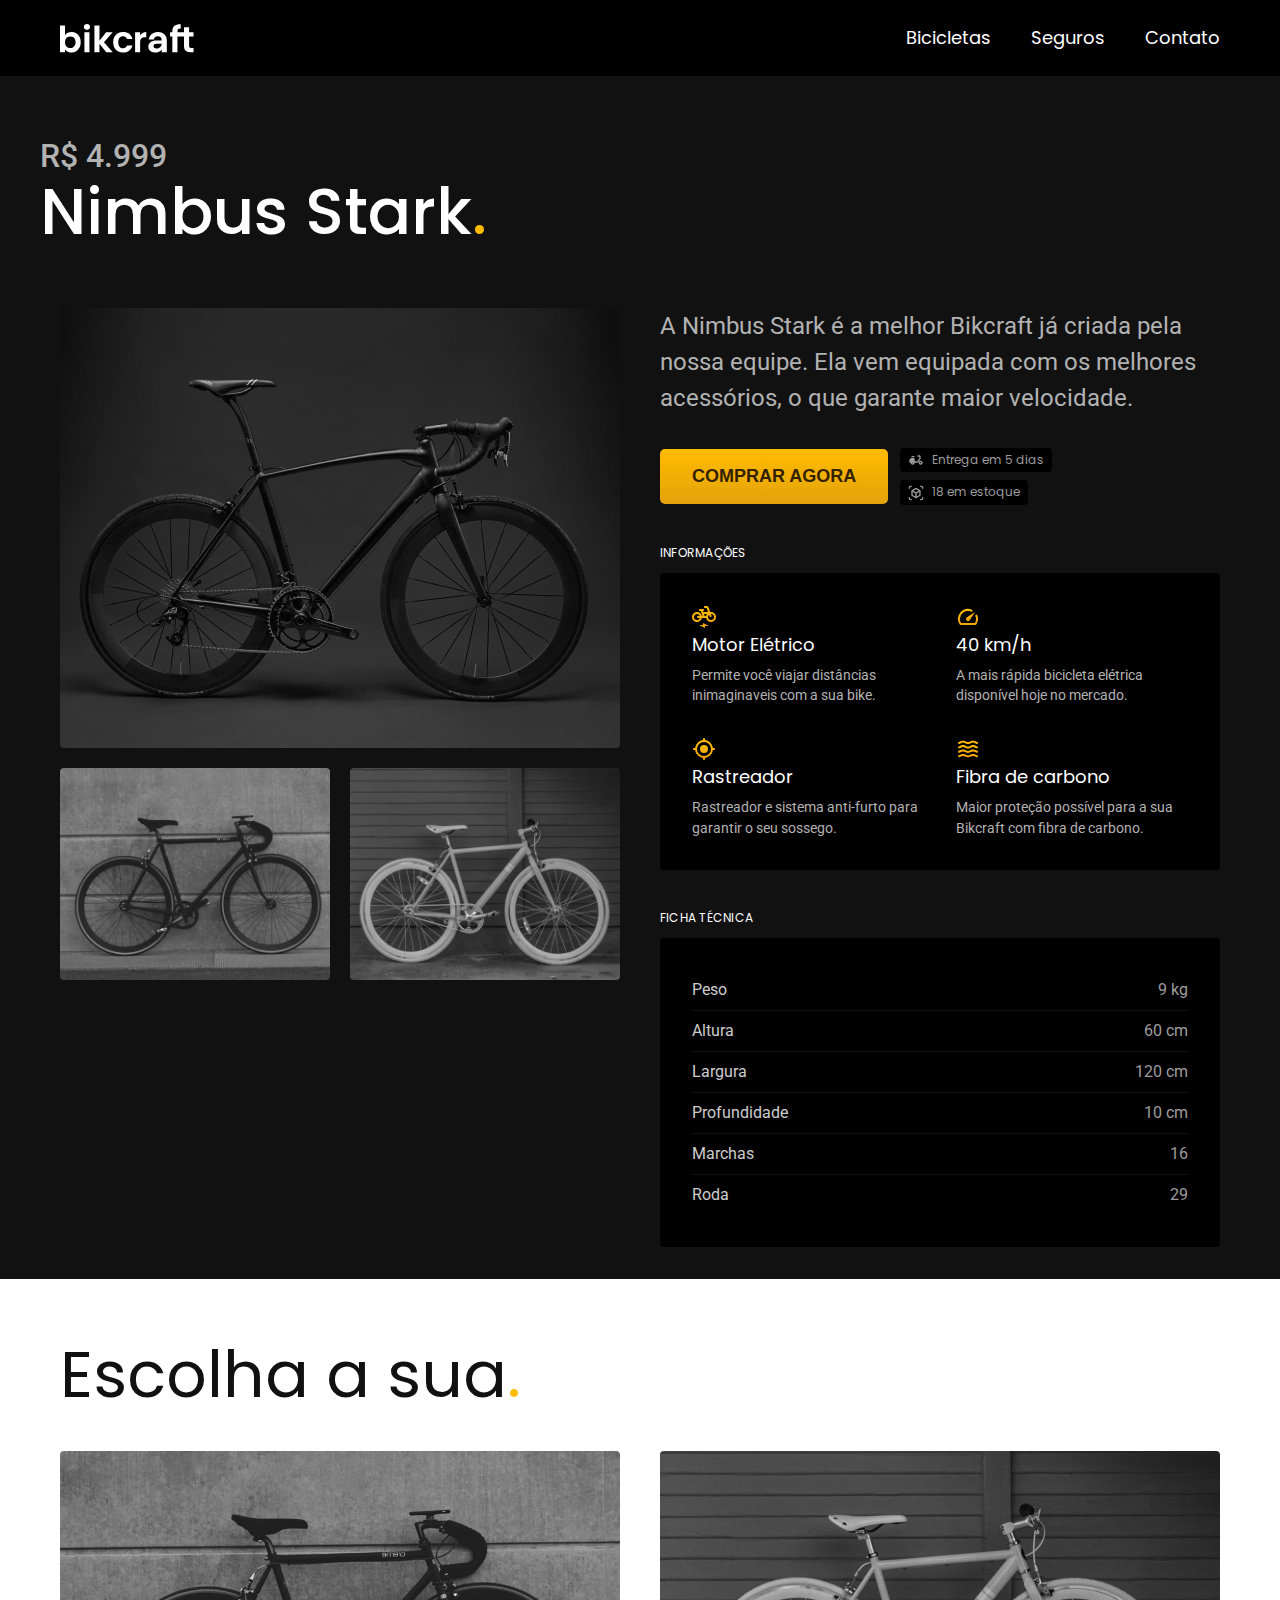
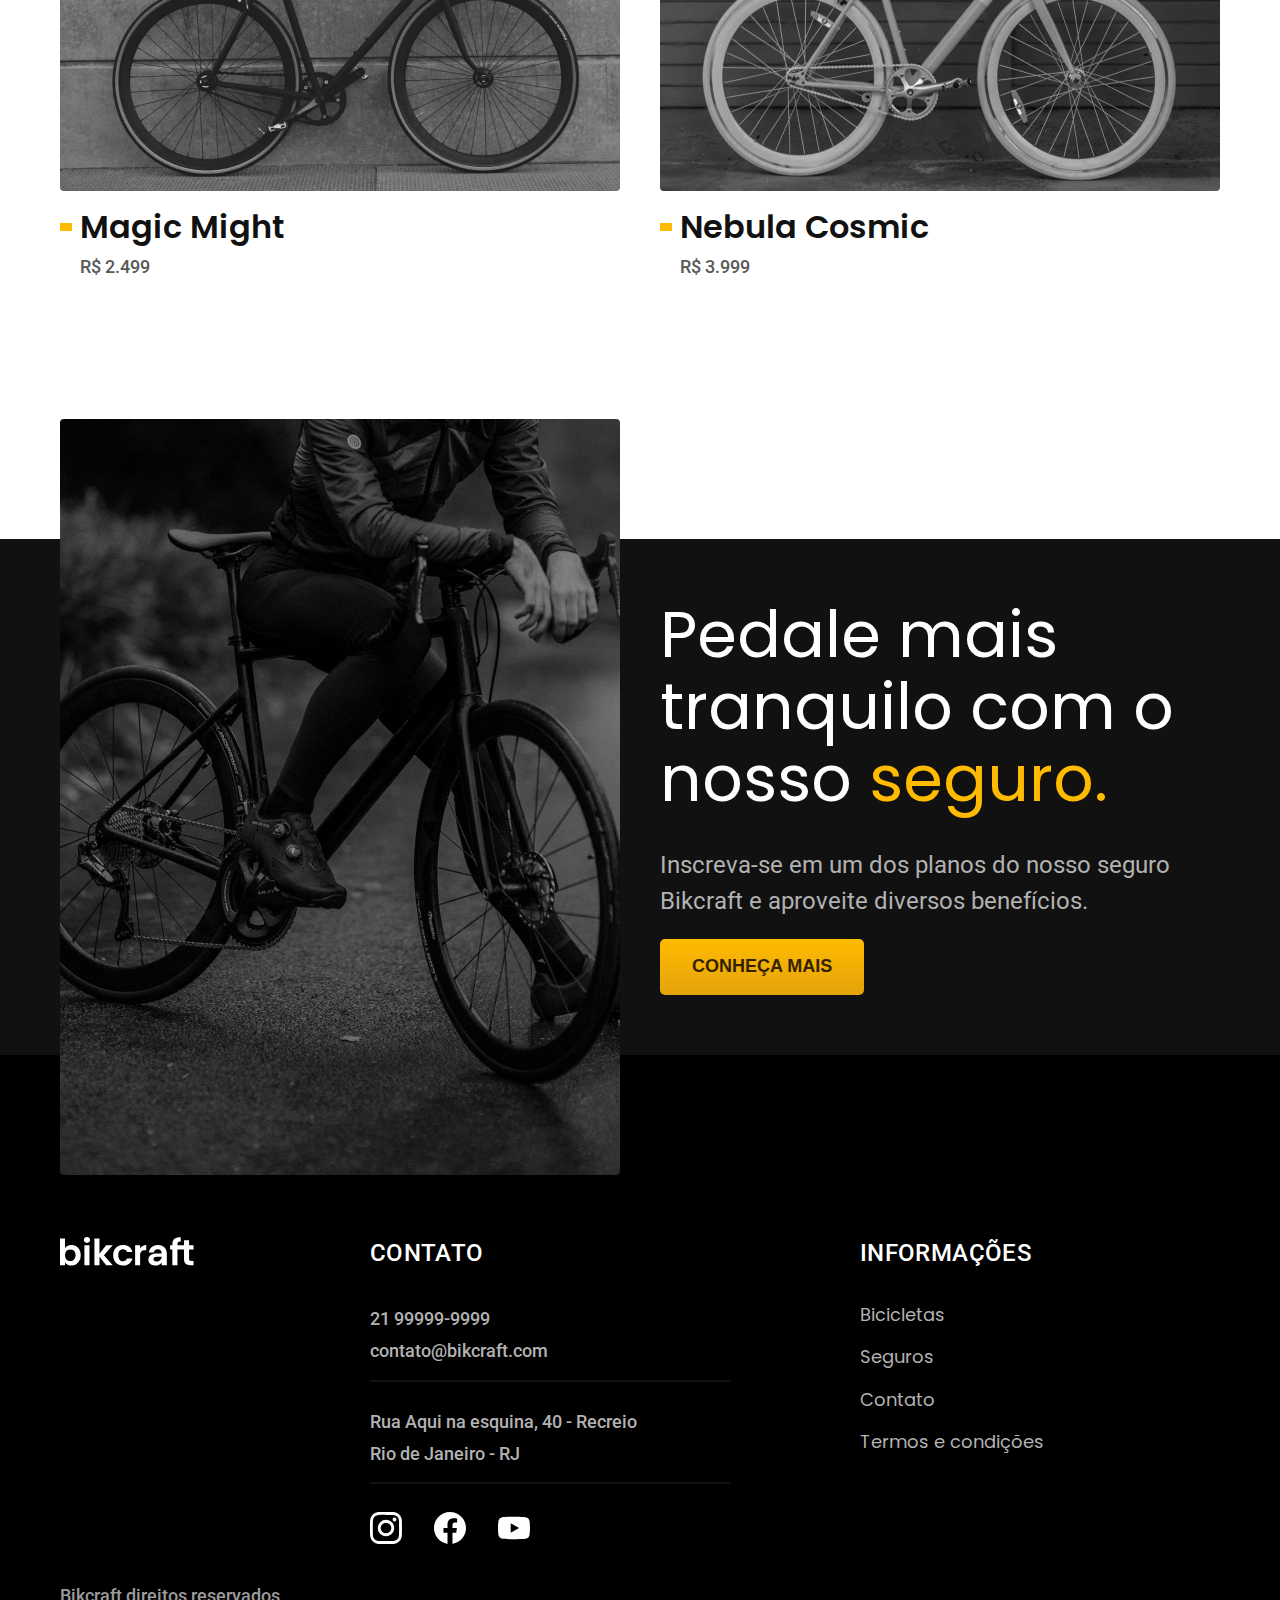
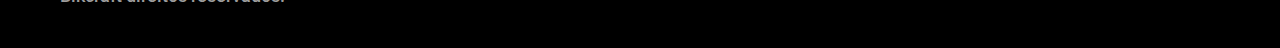
<file: bicicletas/nimbus.html>
<!DOCTYPE html>
<html lang="pt-br">

<head>
  <meta charset="UTF-8">
  <meta http-equiv="X-UA-Compatible" content="IE=edge">
  <meta name="viewport" content="width=device-width, initial-scale=1.0">

  <!-- Css -->
  <link rel="stylesheet" href="../css/styles.css">
  <link rel="stylesheet" href="../css/medias.css">

  <!-- Fonts -->
  <link rel="preconnect" href="https://fonts.googleapis.com">
  <link rel="preconnect" href="https://fonts.gstatic.com" crossorigin>
  <link href="https://fonts.googleapis.com/css2?family=Merriweather:ital,wght@1,900&family=Poppins:wght@400;500;800&family=Roboto:wght@400;500&display=swap" rel="stylesheet">


  <!-- Meta -->
  <meta name="description" content="Termos do site e da marca.">
  <title>Nimbus | Bikcraft</title>

</head>

<body>
  <header class="bg-full-preto">

    <div class="container header">
      <!-- LOGO -->

      <a href="../">
        <img src="../img/bikcraft.svg" alt="Bikcraft">
      </a>

      <!-- Menu -->
      <nav aria-label="primaria">
        <ul class="header-menu cor-0 font-1-m">
          <li><a href="../bicicletas.html">Bicicletas</a></li>
          <li><a href="../seguros.html">Seguros</a></li>
          <li><a href="../contato.html">Contato</a></li>
        </ul>
      </nav>

    </div>
  </header>

  <main class="titulo-bg">
    <div>
      <div class="titulo container">
        <p class="font-2-xl cor-5">R$ 4.999</p>
        <h1 class="font-1-xxl cor-0">Nimbus Stark<span class="cor-p1">.</span></h1>
      </div>
    </div>

    <div class="bicicleta container">
      <div class="bicicletas-imagens">
        <div class="nimbus">
          <a href="./nimbus.html">
            <img src="../img/bicicleta/nimbus1.jpg" alt="Bicicleta de alta performace Nimbus">
          </a>
        </div>

        <div class="Magic">
          <a href="./magic.html">
            <img src="../img/bicicleta/nimbus2.jpg" alt="Bicicleta de alta performace Nimbus">
          </a>
        </div>

        <div class="Nebula">
          <a href="./nebula.html">
            <img src="../img/bicicleta/nimbus3.jpg" alt="Bicicleta de alta performace Nimbus">
          </a>
        </div>
      </div>


      <div class="bicicleta-conteudo">
        <p class="font-2-l cor-5">A Nimbus Stark é a melhor Bikcraft já criada pela nossa equipe. Ela vem equipada com os melhores acessórios, o que garante maior velocidade.</p>

        <div class="bicicleta-comprar">
          <a class="btn-primario" href="../orcamento.html">COMPRAR AGORA</a>
          <span class="font-1-xs cor-6"><img src="../img/icones/entrega.svg"> Entrega em 5 dias</span>
          <span class="font-1-xs cor-6"><img src="../img/icones/estoque.svg"> 18 em estoque</span>
        </div>

        <h2 class="font-1-xs cor-0">Informações</h2>

        <ul class="bicicleta-informacoes">
          <li>
            <img src="../img/icones/eletrica.svg" alt="">
            <h3 class="font-1-m cor-0">Motor Elétrico</h3>
            <p class="font-2-xs cor-5">Permite você viajar distâncias inimaginaveis com a sua bike.</p>
          </li>

          <li>
            <img src="../img/icones/velocidade.svg" alt="">
            <h3 class="font-1-m cor-0">40 km/h</h3>
            <p class="font-2-xs cor-5">A mais rápida bicicleta elétrica disponível hoje no mercado.</p>
          </li>
          <!-- Item 3 -->

          <li>
            <img src="../img/icones/rastreador.svg" alt="">
            <h3 class="font-1-m cor-0">Rastreador</h3>
            <p class="font-2-xs cor-5">Rastreador e sistema anti-furto para garantir o seu sossego.</p>
          </li>
          <!-- item 4 -->
          <li>
            <img src="../img/icones/carbono.svg" alt="">
            <h3 class="font-1-m cor-0">Fibra de carbono</h3>
            <p class="font-2-xs cor-5">Maior proteção possível para a sua Bikcraft com fibra de carbono.</p>
          </li>

        </ul>

        <h2 class="font-1-xs cor-0">Ficha Técnica</h2>
        <ul class="bicicleta-ficha font-2-s cor-4">
          <li>Peso <span>9 kg</span></li>
          <li>Altura <span>60 cm</span></li>
          <li>Largura <span>120 cm</span></li>
          <li>Profundidade <span>10 cm</span></li>
          <li>Marchas <span>16</span></li>
          <li>Roda <span>29</span></li>
        </ul>

      </div>
    </div>
  </main>

  <article id="bicicleta" class="bicicletas-lista container">
    <h2 class=" font-1-xxl">Escolha a sua<span class="cor-p1">.</span></h2>
    <ul>
      <li>
        <a href="../bicicletas/magic.html">
          <img src="../img/bicicletas/magic.jpg" alt="Magic Might">
          <h3 class="font-1-xl">Magic Might</h3>
          <span class="font-2-m cor-8">R$ 2.499</span>
        </a>
      </li>

      <li>
        <a href="../bicicletas/nebula.html">
          <img src="../img/bicicletas/nebula.jpg" alt="Magic Might">
          <h3 class="font-1-xl">Nebula Cosmic</h3>
          <span class="font-2-m cor-8">R$ 3.999</span>
        </a>
      </li>

    </ul>
  </article>

  <!-- Seguro -->
  <article class="seguro-bg">

    <div class="seguro container">
      <div class="seguro-imagem">
        <img src="../img/fotos/seguros.jpg" alt="" srcset="">
      </div>

      <div class="seguros-informacao">
        <h2 class="font-1-xxl cor-0">Pedale mais tranquilo com o nosso <span class="cor-p1">seguro.</span></h2>
        <p class="font-2-l cor-5">Inscreva-se em um dos planos do nosso seguro Bikcraft e aproveite diversos benefícios.</p>
        <a class="btn-primario" href="../seguros.html">CONHEÇA MAIS</a>
      </div>
    </div>

  </article>
  <footer class="footer-bg">
    <div class="footer container">
      <img src="../img/bikcraft.svg" alt="Logo Bikcraft">

      <div class="footer-contato">
        <h3 class="font-2-l-b cor-0">Contato</h3>
        <ul class="font-2-m cor-5">
          <li><a href="tel:+5521982336065">21 99999-9999</a></li>
          <li><a href="mailto:contato@bikcraft.com">contato@bikcraft.com</a></li>
          <li>Rua Aqui na esquina, 40 - Recreio</li>
          <li>Rio de Janeiro - RJ</li>
        </ul>

        <div class="footer-redes">
          <a href="http://">
            <img src="../img/redes/instagram.svg" alt="Instagram">
          </a>
          <a href="http://">
            <img src="../img/redes/facebook.svg" alt="facebook.svg">
          </a>
          <a href="http://">
            <img src="../img/redes/youtube.svg" alt="youtube.svg">
          </a>
        </div>
      </div>

      <div class="footer-informacoes">
        <h3 class="font-2-l-b cor-0">Informações</h3>

        <nav>
          <ul class="font-1-m cor-5">
            <a href="./bicicletas.html">Bicicletas</a>
            <a href="./seguros.html">Seguros</a>
            <a href="./contato">Contato</a>
            <a href="./termos.html">Termos e condições</a>
          </ul>
        </nav>
      </div>
      <p class="footer-copy font-2-m cor-6">Bikcraft direitos reservados.</p>
    </div>
  </footer>
</body>

</html>
</file>
<file: css/styles.css>
@import "./global/global.css";
@import "./global/header.css";


/* Utilidades */
@import "./utilidades/componentes.css";
@import "./utilidades/tipografia.css";
@import "./utilidades/cores.css";


/* Home */
@import "./home/introducao.css";
@import "./home/parceiros.css";
@import "./home/depoimento.css";
@import "./home/seguros.css";


/* Bicicletas */
@import "./bicicletas/biciletas-lista.css";
@import "./bicicletas/bicicletas-componentes.css";
@import "./bicicletas/nimbus.css";

/* Seguros */
@import "./seguros/seguros.css";

/* Contato */
@import "./contato/contato.css";
@import "./contato/formulario.css";
@import "./contato/lojas.css";

/* Orçamento */
@import "./orcamento/orcamento.css";


@import "./global/footer.css";



/* Termos */
@import "./termos/termos-header.css";

/* Termos */
@import "./bicicletas/bicicletas.css";
</file>
<file: css/medias.css>
@media (max-width: 1200px) {
  .introducao h1 {
    font-size: 3rem;
  }
  .introducao p {
    font-size: 1.5rem;
  }
}

/* 800PX  
***************************************/
@media (max-width: 800px) {
  .header-menu {
    gap: 20px;
  }

  .header-menu a {
    background: var(--cor-11);
    padding: 16px 12px;
    border-radius: 4px;
    margin: 12px 0;
  }

  .header-menu a:hover {
    background: var(--cor-10);
  }

  .header a:after {
    display: none;
  }

  .introducao-bg {
    padding-top: 40px;
    background: var(--cor-11);
    box-shadow: inset 0px -60px var(--cor-0 );
  }

  .introducao {
    grid-template-columns: 1fr;
  }

  .introducao-conteudo {
    padding-bottom: 20px;
  }
  .introducao h1 {
    font-size: 2.5rem;
    margin-bottom: 16px;
  }
}


/* 600PX  
***************************************/
@media (max-width: 600px) {
  .introducao h1 {
    font-size: 2rem;
  }
  .introducao p{
    font-size: 1rem;
  }
}

@media (max-width:540px){
  .header img{
    margin-top: 20px;
  }
}
</file>
